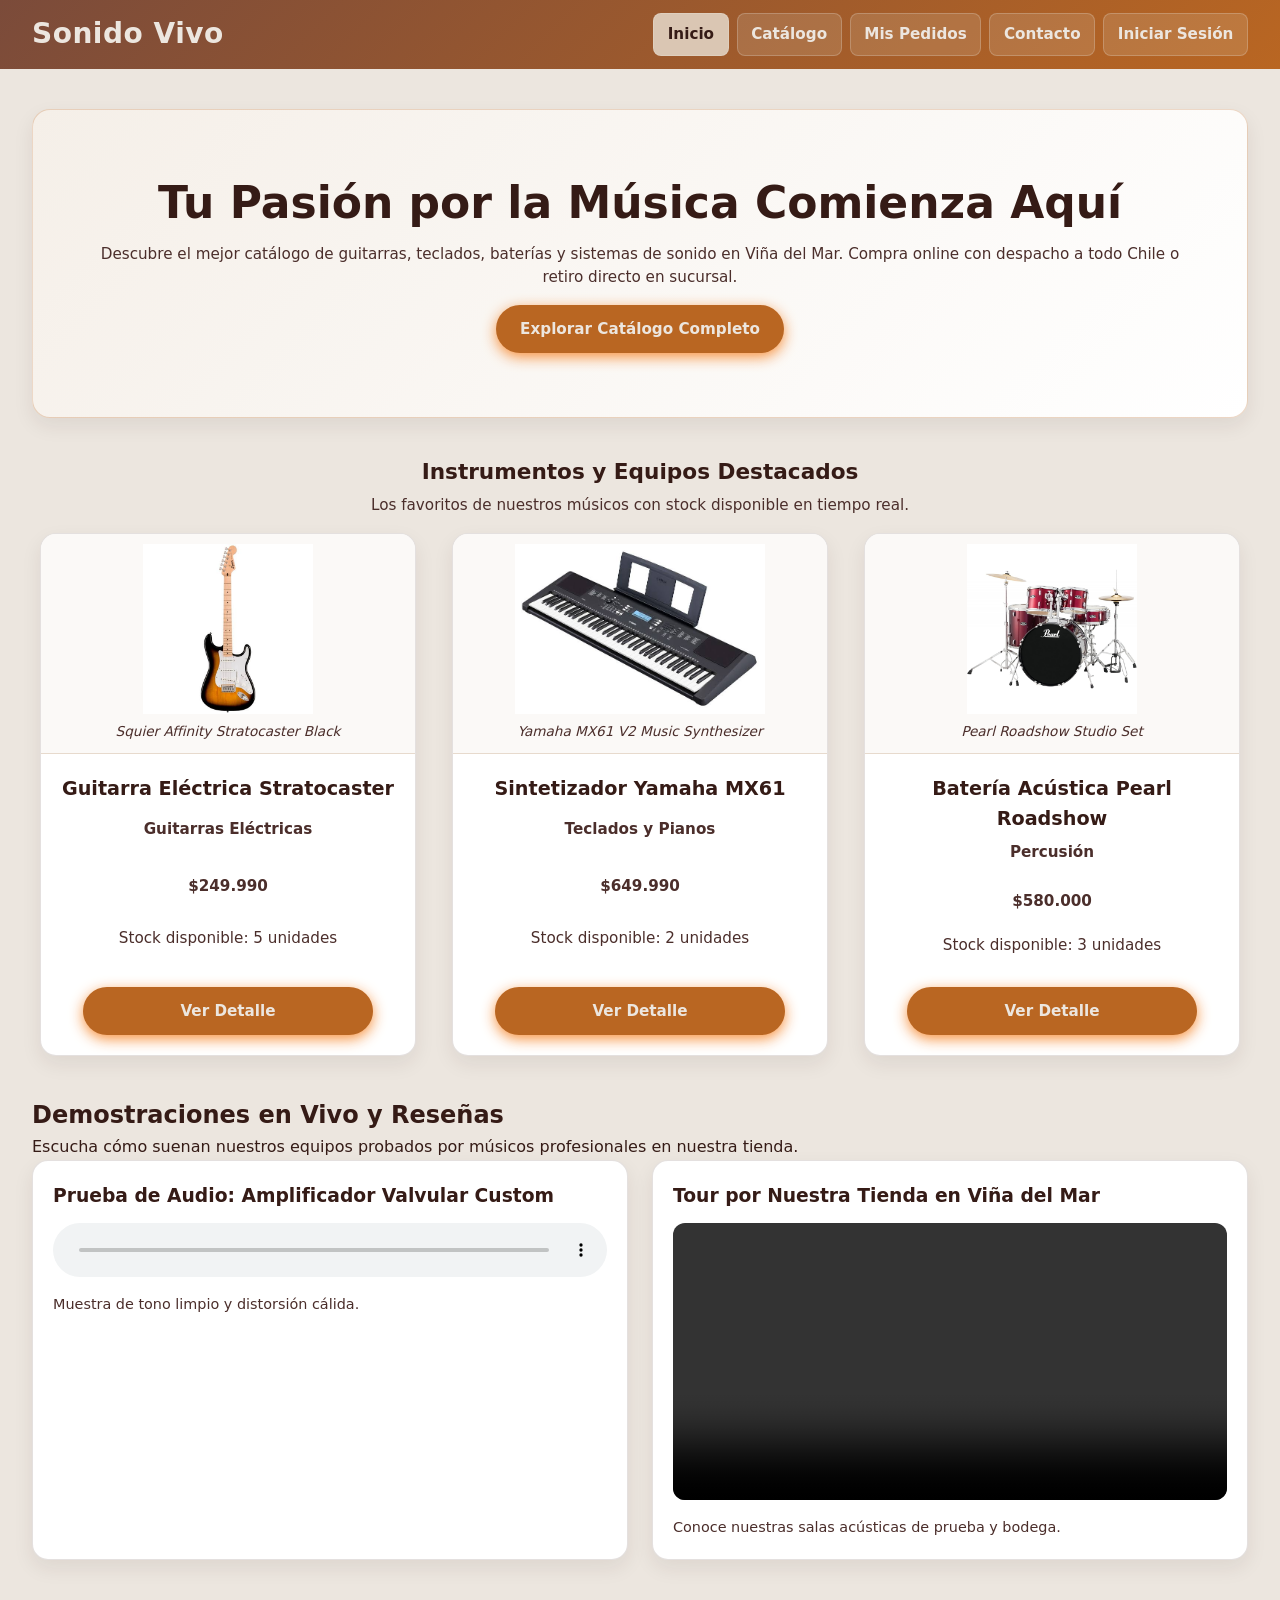
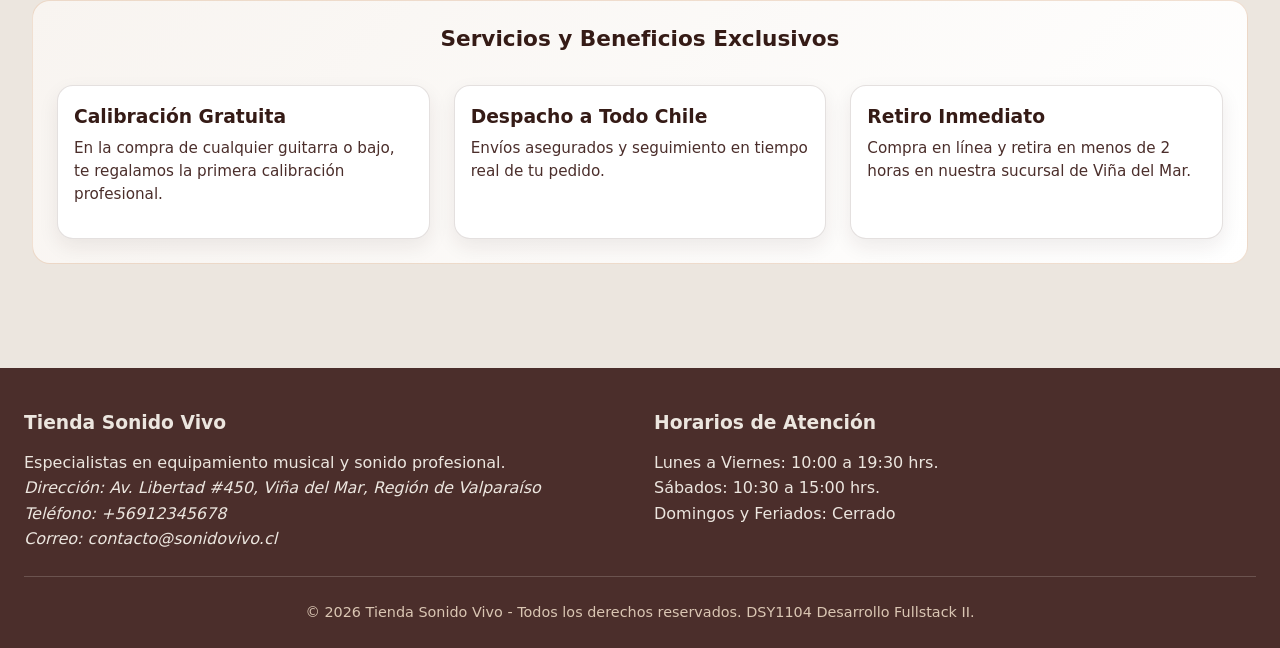
<file: index.html>
<!DOCTYPE html>
<html lang="es">

<head>
    <meta charset="UTF-8">
    <meta name="viewport" content="width=device-width, initial-scale=1.0">
    <meta name="description"
        content="Tienda Sonido Vivo - Especialistas en instrumentos musicales, audio profesional y equipos en Viña del Mar. Venta online y atención personalizada.">
    <title>Tienda Sonido Vivo | Instrumentos y Audio Profesional en Viña del Mar</title>
    <link rel="stylesheet" href="assets/css/globales.css">
    <link rel="stylesheet" href="assets/css/productos.css">
    <link rel="stylesheet" href="assets/css/inicio.css">
</head>

<body>

    <header>
        <div class="header-container">
            <a href="index.html" class="logo" aria-label="Ir a la página de inicio">
                <h2>Sonido Vivo</h2>
            </a>

            <button id="boton-menu" class="boton-menu" type="button" aria-label="Abrir o cerrar menú principal"
                aria-controls="menu-principal" aria-expanded="false">
                <span aria-hidden="true">☰</span>
            </button>

            <nav id="menu-principal" class="menu" aria-label="Navegación principal">
                <ul>
                    <li><a href="index.html" aria-current="page">Inicio</a></li>
                    <li><a href="productos.html">Catálogo</a></li>
                    <li><a href="pedidos.html">Mis Pedidos</a></li>
                    <li><a href="contacto.html">Contacto</a></li>
                    <li><a href="login.html" class="btn-login-nav">Iniciar Sesión</a></li>
                </ul>
            </nav>
        </div>
    </header>

    <main>
        <section class="hero-section" aria-labelledby="hero-title">
            <h1 id="hero-title">Tu Pasión por la Música Comienza Aquí</h1>
            <p>Descubre el mejor catálogo de guitarras, teclados, baterías y sistemas de sonido en Viña del Mar. Compra
                online con despacho a todo Chile o retiro directo en sucursal.</p>
            <a href="productos.html" class="btn-primary">Explorar Catálogo Completo</a>
        </section>

        <section class="destacados-section" aria-labelledby="destacados-title">
            <h2 id="destacados-title">Instrumentos y Equipos Destacados</h2>
            <p>Los favoritos de nuestros músicos con stock disponible en tiempo real.</p>

            <div class="grid-productos">
                <article class="card-producto">
                    <figure>
                        <img src="assets/img/GE001.jpg"
                            alt="Guitarra Eléctrica Stratocaster color negro con golpeador blanco">
                        <figcaption>Squier Affinity Stratocaster Black</figcaption>
                    </figure>
                    <div class="producto-info">
                        <h3>Guitarra Eléctrica Stratocaster</h3>
                        <p class="categoria">Guitarras Eléctricas</p>
                        <p class="precio">$249.990</p>
                        <p class="stock-status">Stock disponible: 5 unidades</p>
                        <a href="productos.html" class="btn-secondary">Ver Detalle</a>
                    </div>
                </article>

                <article class="card-producto">
                    <figure>
                        <img src="assets/img/TC001.jpg"
                            alt="Teclado Sintetizador Yamaha de 61 teclas con pantalla digital">
                        <figcaption>Yamaha MX61 V2 Music Synthesizer</figcaption>
                    </figure>
                    <div class="producto-info">
                        <h3>Sintetizador Yamaha MX61</h3>
                        <p class="categoria">Teclados y Pianos</p>
                        <p class="precio">$649.990</p>
                        <p class="stock-status">Stock disponible: 2 unidades</p>
                        <a href="productos.html" class="btn-secondary">Ver Detalle</a>
                    </div>
                </article>

                <article class="card-producto">
                    <figure>
                        <img src="assets/img/BT01.jpg"
                            alt="Batería Acústica Pearl Roadshow completa de 5 piezas con platillos">
                        <figcaption>Pearl Roadshow Studio Set</figcaption>
                    </figure>
                    <div class="producto-info">
                        <h3>Batería Acústica Pearl Roadshow</h3>
                        <p class="categoria">Percusión</p>
                        <p class="precio">$580.000</p>
                        <p class="stock-status">Stock disponible: 3 unidades</p>
                        <a href="productos.html" class="btn-secondary">Ver Detalle</a>
                    </div>
                </article>
            </div>
        </section>

        <section class="multimedia-section" aria-labelledby="multimedia-title">
            <h2 id="multimedia-title">Demostraciones en Vivo y Reseñas</h2>
            <p>Escucha cómo suenan nuestros equipos probados por músicos profesionales en nuestra tienda.</p>

            <div class="media-container">
                <article class="media-card">
                    <h3>Prueba de Audio: Amplificador Valvular Custom</h3>
                    <figure>
                        <audio controls preload="none">
                            <source src="assets/video/audio.mp3" type="audio/mpeg">
                            Tu navegador no soporta el elemento de audio.
                        </audio>
                        <figcaption>Muestra de tono limpio y distorsión cálida.</figcaption>
                    </figure>
                </article>

                <article class="media-card">
                    <h3>Tour por Nuestra Tienda en Viña del Mar</h3>
                    <figure>
                        <video controls preload="none">
                            <source src="assets/video/video.mp4" type="video/mp4">
                            Tu navegador no soporta el elemento de video.
                        </video>
                        <figcaption>Conoce nuestras salas acústicas de prueba y bodega.</figcaption>
                    </figure>
                </article>
            </div>
        </section>

        <aside aria-labelledby="aside-title">
            <h2 id="aside-title">Servicios y Beneficios Exclusivos</h2>
            <section>
                <h3>Calibración Gratuita</h3>
                <p>En la compra de cualquier guitarra o bajo, te regalamos la primera calibración profesional.</p>
            </section>
            <section>
                <h3>Despacho a Todo Chile</h3>
                <p>Envíos asegurados y seguimiento en tiempo real de tu pedido.</p>
            </section>
            <section>
                <h3>Retiro Inmediato</h3>
                <p>Compra en línea y retira en menos de 2 horas en nuestra sucursal de Viña del Mar.</p>
            </section>
        </aside>
    </main>

    <footer>
        <div class="footer-container">
            <section class="footer-info">
                <h3>Tienda Sonido Vivo</h3>
                <p>Especialistas en equipamiento musical y sonido profesional.</p>
                <address>
                    <p>Dirección: Av. Libertad #450, Viña del Mar, Región de Valparaíso</p>
                    <p>Teléfono: <a href="tel:+56912345678">+56912345678</a></p>
                    <p>Correo: <a href="mailto:contacto@sonidovivo.cl">contacto@sonidovivo.cl</a></p>
                </address>
            </section>

            <section class="footer-horarios">
                <h3>Horarios de Atención</h3>
                <p>Lunes a Viernes: <time datetime="10:00">10:00</time> a <time datetime="19:30">19:30</time> hrs.</p>
                <p>Sábados: <time datetime="10:30">10:30</time> a <time datetime="15:00">15:00</time> hrs.</p>
                <p>Domingos y Feriados: Cerrado</p>
            </section>
        </div>

        <div class="footer-copyright">
            <p>&copy; 2026 Tienda Sonido Vivo - Todos los derechos reservados. DSY1104 Desarrollo Fullstack II.</p>
        </div>
    </footer>

    <script src="assets/js/menu.js"></script>
    <script src="assets/js/app.js"></script>
</body>

</html>
</file>
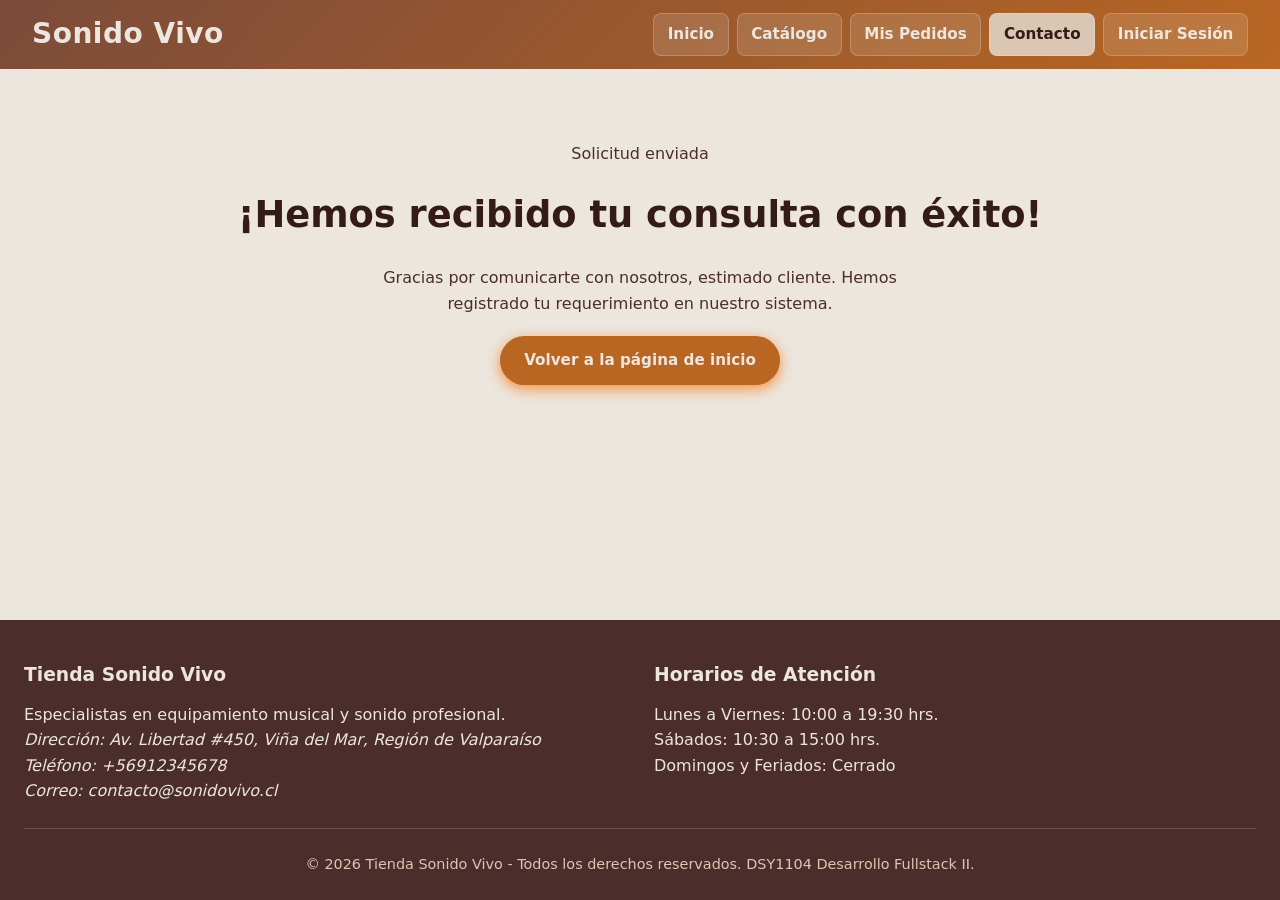
<file: confirmacion.html>
<!DOCTYPE html>
<html lang="es">

<head>
    <meta charset="UTF-8">
    <meta name="viewport" content="width=device-width, initial-scale=1.0">
    <meta name="description" content="¡Contactanos! En Tienda Sonido Vivo estamos para ayudarte y resulver tus dudas, 
    no dudes en comunicarte con nosotros.">
    <title>Contacto | Tienda Sonido Vivo</title>
    <link rel="stylesheet" href="assets/css/globales.css">
    <link rel="stylesheet" href="assets/css/confirmacion.css">
</head>

<body>
    <header>
        <div class="header-container">
            <a href="index.html" class="logo" aria-label="Ir a la página de inicio">
                <h2>Sonido Vivo</h2>
            </a>
            <button id="boton-menu" class="boton-menu" type="button" aria-label="Abrir o cerrar menú principal"
                aria-controls="menu-principal" aria-expanded="false">
                <span aria-hidden="true">☰</span>
            </button>
            <nav id="menu-principal" class="menu" aria-label="Navegación principal">
                <ul>
                    <li><a href="index.html">Inicio</a></li>
                    <li><a href="productos.html">Catálogo</a></li>
                    <li><a href="pedidos.html">Mis Pedidos</a></li>
                    <li><a href="contacto.html" aria-current="page">Contacto</a></li>
                    <li><a href="login.html" class="btn-login-nav">Iniciar Sesión</a></li>
                </ul>
            </nav>
        </div>
    </header>


    <main id="contenido-principal">
        <article class="media-card">
            <section class="mensaje-confirmacion">
                <p class="etiqueta">Solicitud enviada</p>
                <h1>¡Hemos recibido tu consulta con éxito!</h1>
                <p>Gracias por comunicarte con nosotros, estimado cliente. Hemos registrado tu requerimiento en nuestro
                    sistema.</p>
                <a href="index.html" class="btn-secondary">Volver a la página de inicio</a>
            </section>
        </article>
    </main>

    <footer>
        <div class="footer-container">
            <section class="footer-info">
                <h3>Tienda Sonido Vivo</h3>
                <p>Especialistas en equipamiento musical y sonido profesional.</p>
                <address>
                    <p>Dirección: Av. Libertad #450, Viña del Mar, Región de Valparaíso</p>
                    <p>Teléfono: <a href="tel:+56912345678">+56912345678</a></p>
                    <p>Correo: <a href="mailto:contacto@sonidovivo.cl">contacto@sonidovivo.cl</a></p>
                </address>
            </section>

            <section class="footer-horarios">
                <h3>Horarios de Atención</h3>
                <p>Lunes a Viernes: <time datetime="10:00">10:00</time> a <time datetime="19:30">19:30</time> hrs.</p>
                <p>Sábados: <time datetime="10:30">10:30</time> a <time datetime="15:00">15:00</time> hrs.</p>
                <p>Domingos y Feriados: Cerrado</p>
            </section>
        </div>
        <div class="footer-copyright">
            <p>&copy; 2026 Tienda Sonido Vivo - Todos los derechos reservados. DSY1104 Desarrollo Fullstack II.</p>
        </div>
    </footer>
    <script src="assets/js/menu.js"></script>
</body>

</html>
</file>
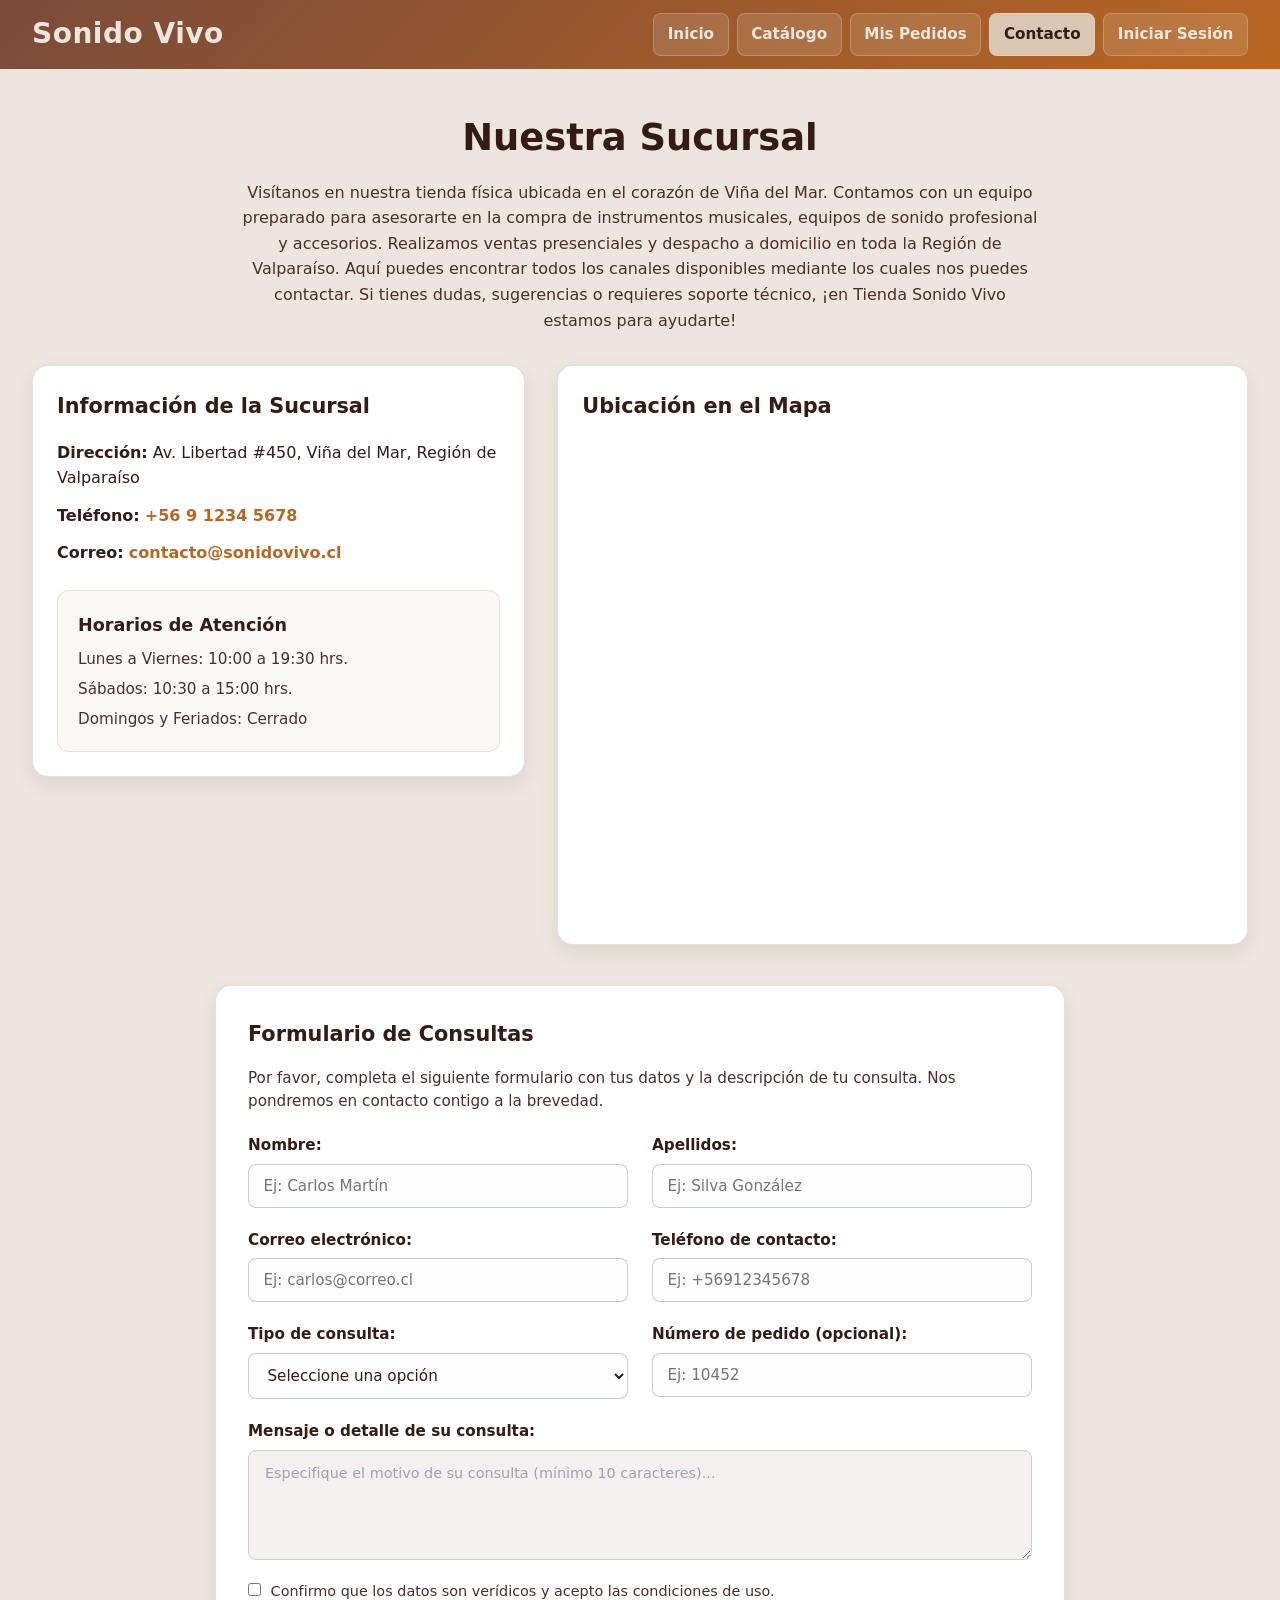
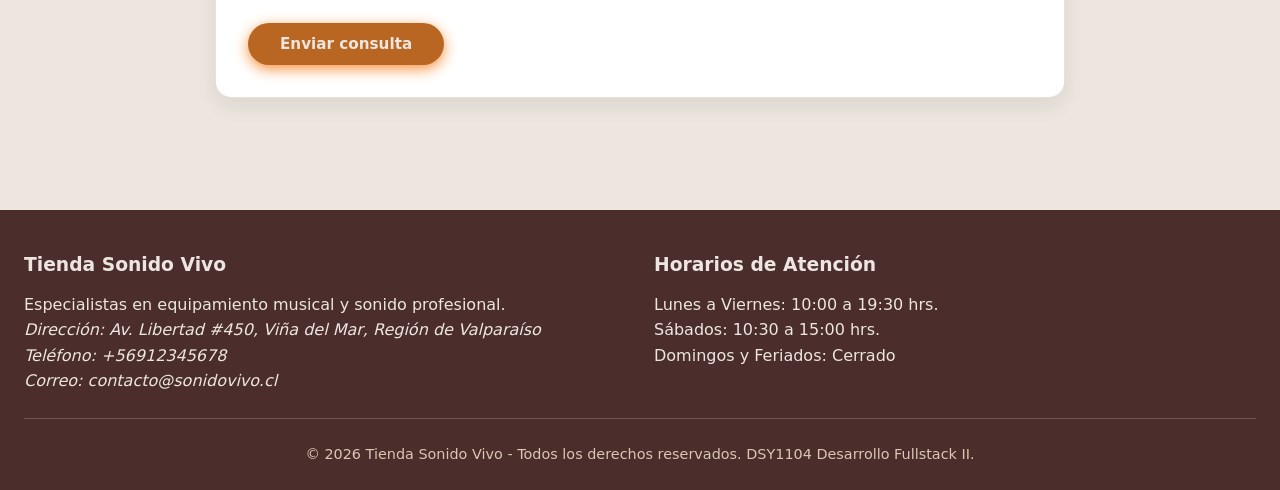
<file: contacto.html>
<!DOCTYPE html>
<html lang="es">

<head>
    <meta charset="UTF-8">
    <meta name="viewport" content="width=device-width, initial-scale=1.0">
    <meta name="description"
        content="Contacto Tienda Sonido Vivo - Comunícate con nuestros especialistas en instrumentos musicales y sonido profesional en Viña del Mar.">
    <title>Contacto | Tienda Sonido Vivo</title>
    <link rel="stylesheet" href="assets/css/globales.css">
    <link rel="stylesheet" href="assets/css/contacto.css">
</head>

<body>
    <header>
        <div class="header-container">
            <a href="index.html" class="logo" aria-label="Ir a la página de inicio">
                <h2>Sonido Vivo</h2>
            </a>

            <button id="boton-menu" class="boton-menu" type="button" aria-label="Abrir o cerrar menú principal"
                aria-controls="menu-principal" aria-expanded="false">
                <span aria-hidden="true">☰</span>
            </button>

            <nav id="menu-principal" class="menu" aria-label="Navegación principal">
                <ul>
                    <li><a href="index.html">Inicio</a></li>
                    <li><a href="productos.html">Catálogo</a></li>
                    <li><a href="pedidos.html">Mis Pedidos</a></li>
                    <li><a href="contacto.html" aria-current="page">Contacto</a></li>
                    <li><a href="login.html" class="btn-login-nav">Iniciar Sesión</a></li>
                </ul>
            </nav>
        </div>
    </header>

    <main>

        <section class="sucursal-principal">
            <div class="sucursal-hero">
                <h1>Nuestra Sucursal</h1>
                <p>Visítanos en nuestra tienda física ubicada en el corazón de Viña del Mar. Contamos con un equipo
                    preparado para asesorarte en la compra de instrumentos musicales, equipos de sonido profesional y
                    accesorios. Realizamos ventas presenciales y despacho a domicilio en toda la Región de Valparaíso.
                    Aquí puedes encontrar todos los canales disponibles mediante los cuales nos puedes contactar. Si
                    tienes
                    dudas, sugerencias o requieres soporte técnico, ¡en Tienda Sonido Vivo estamos para ayudarte!</p>
            </div>

            <div class="sucursal-grid">
                <article class="sucursal-card">
                    <h2>Información de la Sucursal</h2>

                    <address>
                        <p><strong>Dirección:</strong> Av. Libertad #450, Viña del Mar, Región de Valparaíso</p>
                        <p>
                            <strong>Teléfono:</strong>
                            <a href="tel:+56912345678">+56&nbsp;9&nbsp;1234&nbsp;5678</a>
                        </p>
                        <p>
                            <strong>Correo:</strong>
                            <a href="mailto:contacto@sonidovivo.cl">contacto@sonidovivo.cl</a>
                        </p>
                    </address>

                    <div class="horarios-sucursal">
                        <h3>Horarios de Atención</h3>
                        <p>Lunes a Viernes: <time datetime="10:00">10:00</time> a <time datetime="19:30">19:30</time>
                            hrs.</p>
                        <p>Sábados: <time datetime="10:30">10:30</time> a <time datetime="15:00">15:00</time> hrs.</p>
                        <p>Domingos y Feriados: Cerrado</p>
                    </div>
                </article>

                <article class="mapa-card">
                    <h2>Ubicación en el Mapa</h2>
                    <figure class="map-container">
                        <iframe class="mapa" title="Mapa de ubicación de la sucursal"
                            src="https://www.google.com/maps/embed?pb=!1m18!1m12!1m3!1d3346.547449138246!2d-71.5501234!3d-33.0448575!2m2!1f0!2f0!3f0!3m2!1i1024!2i768!4f13.1!3m3!1m2!1s0x9691f9f63c1e5b5b%3A0x1c8e1e1c8e1e1e1e!2sAv.+Libertad+%23450%2C+Vi%C3%B1a+del+Mar%2C+Valpara%C3%ADso!5e0!3m2!1ses!2scl!4v1712345678901!5m2!1ses!2scl"
                            width="600" height="450" allowfullscreen="" loading="lazy"
                            referrerpolicy="no-referrer-when-downgrade">
                        </iframe>
                    </figure>
                </article>
            </div>
        </section>

        <section class="contacto-principal" aria-labelledby="titulo-formulario">
            <div class="contacto">
                <article class="formulario-card">
                    <form class="formulario-consultas" action="confirmacion.html" method="get" novalidate>
                        <fieldset>
                            <legend id="titulo-formulario">Formulario de Consultas</legend>
                            <div class="formulario-instrucciones">
                                <p>Por favor, completa el siguiente formulario con tus datos y la descripción de tu
                                    consulta.
                                    Nos pondremos en contacto contigo a la brevedad.</p>
                            </div>

                            <div id="mensaje-contacto" class="mensaje-contacto campo-oculto" role="alert" aria-live="polite"></div>

                            <div class="form-grid">
                                <div class="campo-formulario">
                                    <label for="nombre">Nombre:</label>
                                    <input id="nombre" name="nombre" type="text" autocomplete="name" minlength="3"
                                        maxlength="80" required placeholder="Ej: Carlos Martín">
                                </div>

                                <div class="campo-formulario">
                                    <label for="Apellidos">Apellidos:</label>
                                    <input id="Apellidos" name="Apellidos" type="text" autocomplete="family-name"
                                        minlength="3" maxlength="80" required placeholder="Ej: Silva González">
                                </div>

                                <div class="campo-formulario">
                                    <label for="correo">Correo electrónico:</label>
                                    <input id="correo" name="correo" type="email" autocomplete="email" required
                                        placeholder="Ej: carlos@correo.cl">
                                </div>

                                <div class="campo-formulario">
                                    <label for="telefono">Teléfono de contacto:</label>
                                    <input id="telefono" name="telefono" type="tel" autocomplete="tel"
                                        pattern="[0-9]{8,15}" required placeholder="Ej: +56912345678">
                                </div>

                                <div class="campo-formulario">
                                    <label for="consulta">Tipo de consulta:</label>
                                    <select id="consulta" name="consulta" required>
                                        <option value="">Seleccione una opción</option>
                                        <option value="Estado">Estado de pedido</option>
                                        <option value="soporte">Soporte técnico</option>
                                        <option value="cambio">Cambios, devoluciones y garantías</option>
                                        <option value="facturacion">Dudas sobre facturación y métodos de pago</option>
                                        <option value="reclamos">Reclamos</option>
                                        <option value="otros">Otros</option>
                                    </select>
                                </div>

                                <div id="campo-pedido" class="campo-formulario">
                                    <label for="numero-pedido">Número de pedido (opcional):</label>
                                    <input type="text" id="numero-pedido" name="numero_pedido" autocomplete="off"
                                        pattern="[0-9]{4,8}" placeholder="Ej: 10452">
                                </div>

                                <div class="campo-formulario campo-ancho-completo">
                                    <label for="mensaje">Mensaje o detalle de su consulta:</label>
                                    <textarea id="mensaje" name="mensaje" minlength="10" maxlength="300" required
                                        placeholder="Especifique el motivo de su consulta (mínimo 10 caracteres)..."></textarea>
                                </div>
                            </div>

                            <div class="campo-checkbox">
                                <input type="checkbox" id="acepta-condiciones" name="acepta_condiciones" required>
                                <label for="acepta-condiciones">Confirmo que los datos son verídicos y acepto las
                                    condiciones de uso.</label>
                            </div>

                            <button type="submit" class="btn-primary">Enviar consulta</button>
                        </fieldset>
                    </form>
                </article>
            </div>
        </section>
    </main>

    <footer>
        <div class="footer-container">
            <section class="footer-info">
                <h3>Tienda Sonido Vivo</h3>
                <p>Especialistas en equipamiento musical y sonido profesional.</p>
                <address>
                    <p>Dirección: Av. Libertad #450, Viña del Mar, Región de Valparaíso</p>
                    <p>Teléfono: <a href="tel:+56912345678">+56912345678</a></p>
                    <p>Correo: <a href="mailto:contacto@sonidovivo.cl">contacto@sonidovivo.cl</a></p>
                </address>
            </section>

            <section class="footer-horarios">
                <h3>Horarios de Atención</h3>
                <p>Lunes a Viernes: <time datetime="10:00">10:00</time> a <time datetime="19:30">19:30</time> hrs.</p>
                <p>Sábados: <time datetime="10:30">10:30</time> a <time datetime="15:00">15:00</time> hrs.</p>
                <p>Domingos y Feriados: Cerrado</p>
            </section>
        </div>
        <div class="footer-copyright">
            <p>&copy; 2026 Tienda Sonido Vivo - Todos los derechos reservados. DSY1104 Desarrollo Fullstack II.</p>
        </div>
    </footer>

    <script src="assets/js/menu.js"></script>
    <script src="assets/js/contacto.js"></script>
</body>

</html>
</file>
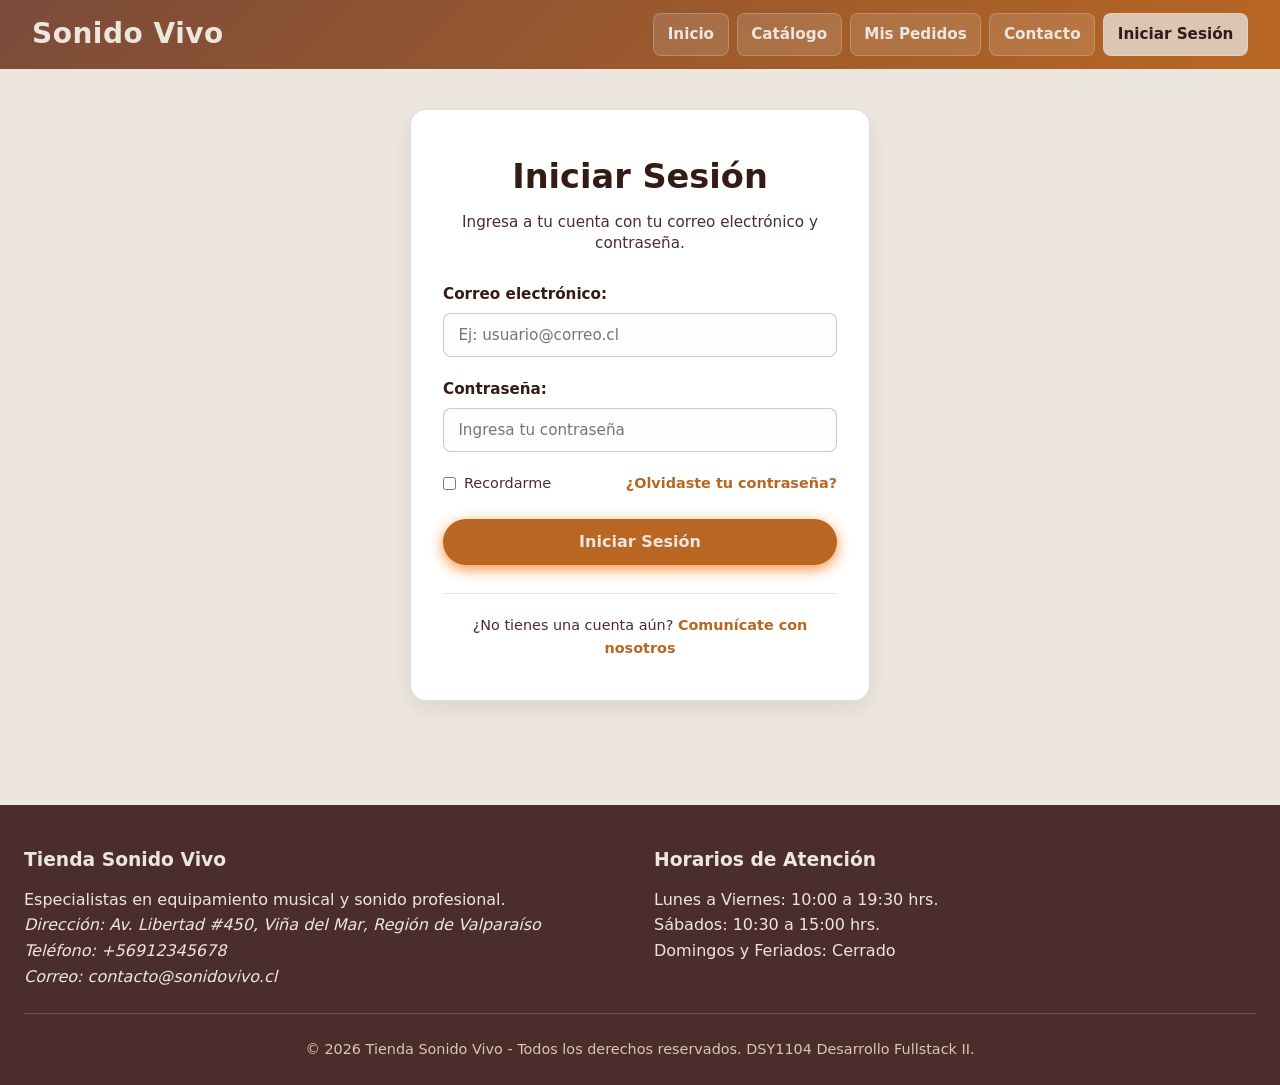
<file: login.html>
<!DOCTYPE html>
<html lang="es">

<head>
    <meta charset="UTF-8">
    <meta name="viewport" content="width=device-width, initial-scale=1.0">
    <meta name="description"
        content="Inicia sesión en Tienda Sonido Vivo. Accede a tu cuenta para gestionar tus compras, pedidos y seguimiento en Viña del Mar.">
    <title>Iniciar Sesión | Tienda Sonido Vivo</title>
    <link rel="stylesheet" href="assets/css/globales.css">
    <link rel="stylesheet" href="assets/css/login.css">
</head>

<body>

    <header>
        <div class="header-container">
            <a href="index.html" class="logo" aria-label="Ir a la página de inicio">
                <h2>Sonido Vivo</h2>
            </a>

            <button id="boton-menu" class="boton-menu" type="button" aria-label="Abrir o cerrar menú principal"
                aria-controls="menu-principal" aria-expanded="false">
                <span aria-hidden="true">☰</span>
            </button>

            <nav id="menu-principal" class="menu" aria-label="Navegación principal">
                <ul>
                    <li><a href="index.html">Inicio</a></li>
                    <li><a href="productos.html">Catálogo</a></li>
                    <li><a href="pedidos.html">Mis Pedidos</a></li>
                    <li><a href="contacto.html">Contacto</a></li>
                    <li><a href="login.html" class="btn-login-nav" aria-current="page">Iniciar Sesión</a></li>
                </ul>
            </nav>
        </div>
    </header>

    <main>
        <section class="login-section" aria-labelledby="titulo-login">
            <article class="login-card">
                <div class="login-header">
                    <h1 id="titulo-login">Iniciar Sesión</h1>
                    <p>Ingresa a tu cuenta con tu correo electrónico y contraseña.</p>
                </div>

                <form id="form-login" class="form-login" action="#" method="post" novalidate>
                    <fieldset>
                        <legend class="campo-oculto">Formulario de acceso</legend>

                        <div class="campo-formulario">
                            <label for="correo">Correo electrónico:</label>
                            <input id="correo" name="correo" type="email" autocomplete="email" required
                                placeholder="Ej: usuario@correo.cl">
                        </div>

                        <div class="campo-formulario">
                            <label for="password">Contraseña:</label>
                            <input id="password" name="password" type="password" autocomplete="current-password"
                                required minlength="6" placeholder="Ingresa tu contraseña">
                        </div>

                        <div class="login-opciones">
                            <div class="campo-checkbox">
                                <input id="recordarme" name="recordarme" type="checkbox">
                                <label for="recordarme">Recordarme</label>
                            </div>

                            <a href="#" class="enlace-olvido">¿Olvidaste tu contraseña?</a>
                        </div>

                        <button type="submit" class="btn-primary btn-submit-login">Iniciar Sesión</button>

                        <div id="mensaje-login" class="mensaje-login" role="alert" aria-live="polite"></div>
                    </fieldset>
                </form>

                <div class="login-footer">
                    <p>¿No tienes una cuenta aún? <a href="contacto.html">Comunícate con nosotros</a></p>
                </div>
            </article>
        </section>
    </main>

    <footer>
        <div class="footer-container">
            <section class="footer-info">
                <h3>Tienda Sonido Vivo</h3>
                <p>Especialistas en equipamiento musical y sonido profesional.</p>
                <address>
                    <p>Dirección: Av. Libertad #450, Viña del Mar, Región de Valparaíso</p>
                    <p>Teléfono: <a href="tel:+56912345678">+56912345678</a></p>
                    <p>Correo: <a href="mailto:contacto@sonidovivo.cl">contacto@sonidovivo.cl</a></p>
                </address>
            </section>

            <section class="footer-horarios">
                <h3>Horarios de Atención</h3>
                <p>Lunes a Viernes: <time datetime="10:00">10:00</time> a <time datetime="19:30">19:30</time> hrs.</p>
                <p>Sábados: <time datetime="10:30">10:30</time> a <time datetime="15:00">15:00</time> hrs.</p>
                <p>Domingos y Feriados: Cerrado</p>
            </section>
        </div>

        <div class="footer-copyright">
            <p>&copy; 2026 Tienda Sonido Vivo - Todos los derechos reservados. DSY1104 Desarrollo Fullstack II.</p>
        </div>
    </footer>

    <script src="assets/js/menu.js"></script>
    <script src="assets/js/login.js"></script>
</body>

</html>
</file>
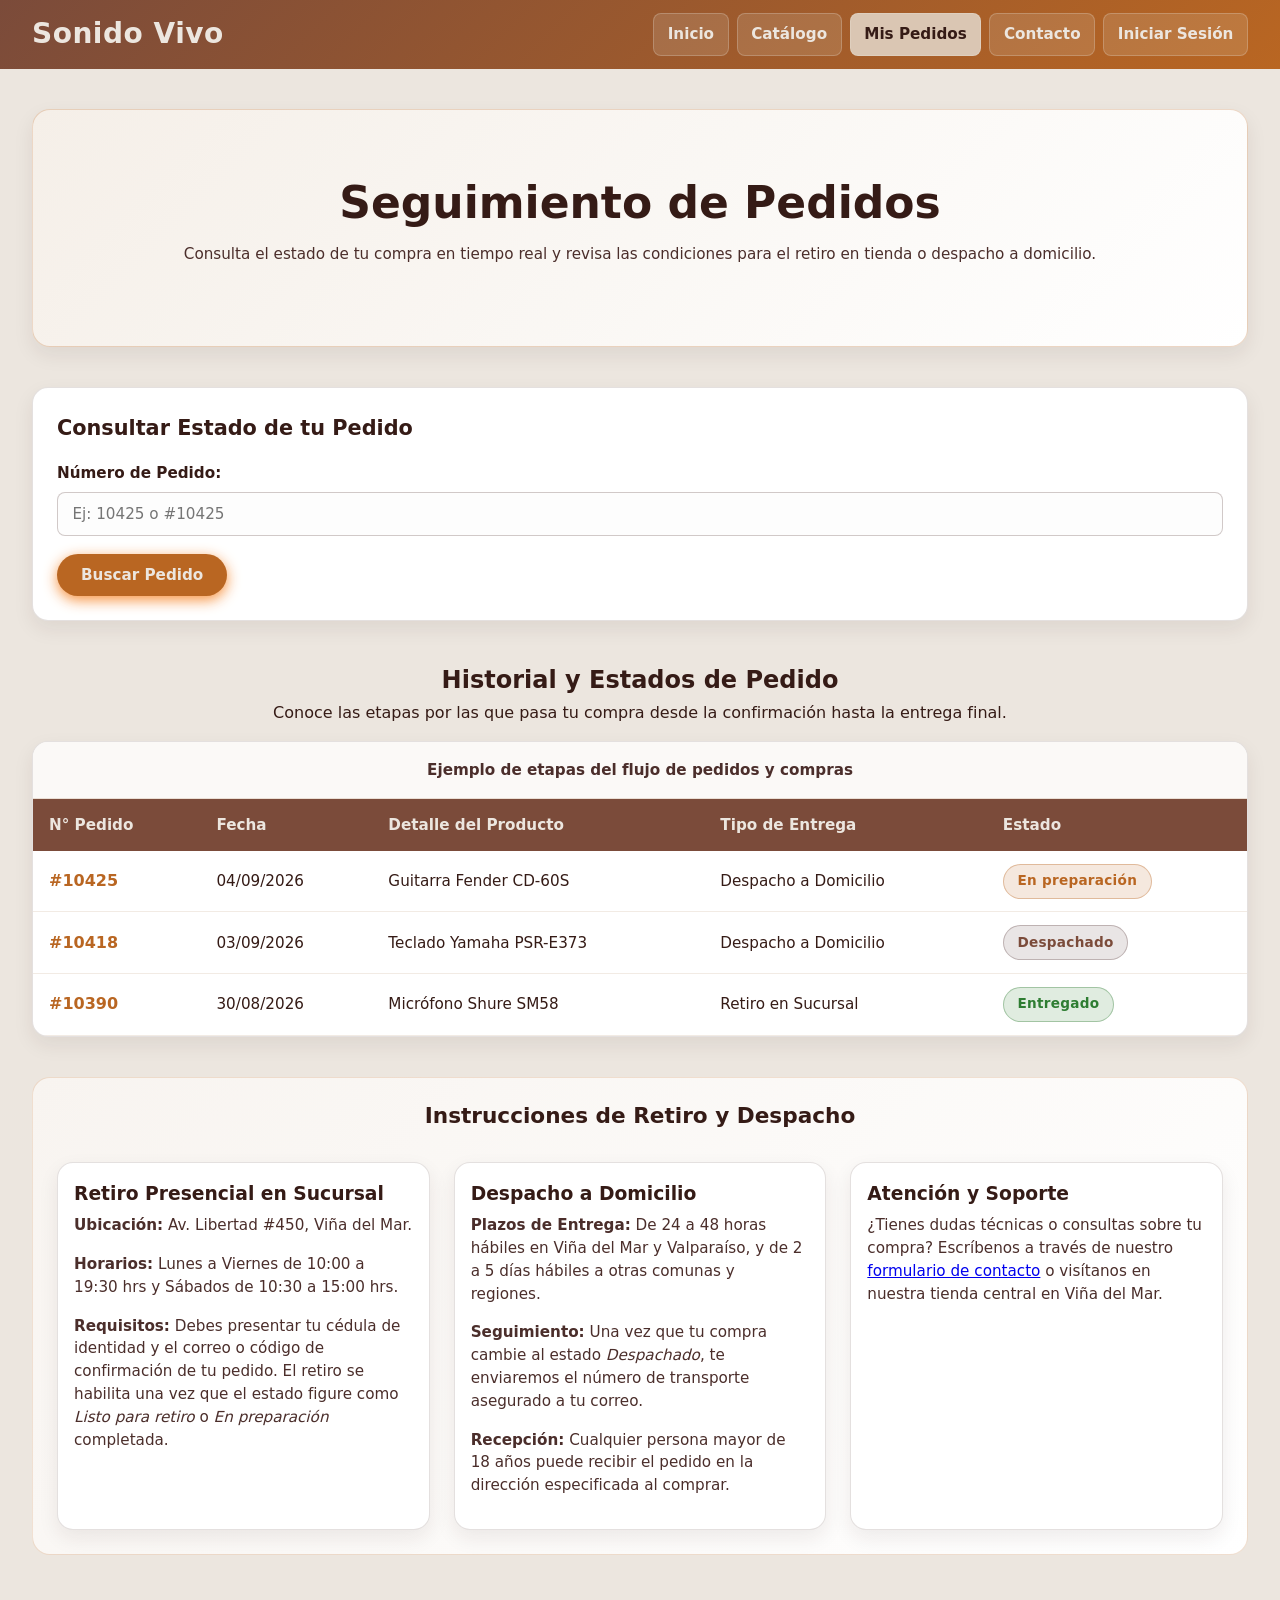
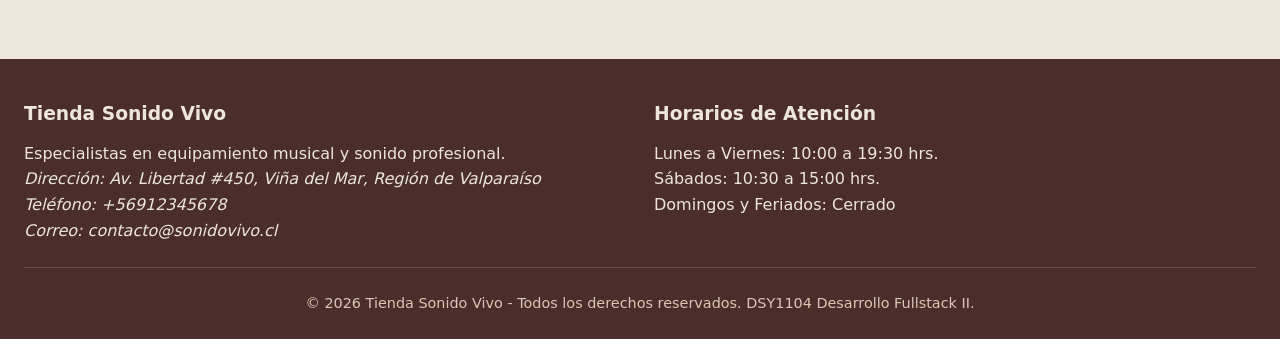
<file: pedidos.html>
<!DOCTYPE html>
<html lang="es">

<head>
    <meta charset="UTF-8">
    <meta name="viewport" content="width=device-width, initial-scale=1.0">
    <meta name="description"
        content="Revisa el estado de tus compras y pedidos en tiempo real en Tienda Sonido Vivo Viña del Mar. Retiro en sucursal y despacho a todo Chile.">
    <title>Mis Pedidos | Tienda Sonido Vivo</title>
    <link rel="stylesheet" href="assets/css/globales.css">
    <link rel="stylesheet" href="assets/css/pedidos.css">
</head>

<body>

    <header>
        <div class="header-container">
            <a href="index.html" class="logo" aria-label="Ir a la página de inicio">
                <h2>Sonido Vivo</h2>
            </a>

            <button id="boton-menu" class="boton-menu" type="button" aria-label="Abrir o cerrar menú principal"
                aria-controls="menu-principal" aria-expanded="false">
                <span aria-hidden="true">☰</span>
            </button>

            <nav id="menu-principal" class="menu" aria-label="Navegación principal">
                <ul>
                    <li><a href="index.html">Inicio</a></li>
                    <li><a href="productos.html">Catálogo</a></li>
                    <li><a href="pedidos.html" aria-current="page">Mis Pedidos</a></li>
                    <li><a href="contacto.html">Contacto</a></li>
                    <li><a href="login.html" class="btn-login-nav">Iniciar Sesión</a></li>
                </ul>
            </nav>
        </div>
    </header>

    <main>
        <section class="hero-section" aria-labelledby="pedidos-title">
            <h1 id="pedidos-title">Seguimiento de Pedidos</h1>
            <p>Consulta el estado de tu compra en tiempo real y revisa las condiciones para el retiro en tienda o
                despacho a domicilio.</p>
        </section>

        <section class="busqueda-section" aria-labelledby="busqueda-pedidos-titulo">
            <article class="formulario-card">
                <form id="form-pedidos" class="formulario-consultas" action="#" method="get" novalidate>
                    <fieldset>
                        <legend id="busqueda-pedidos-titulo">Consultar Estado de tu Pedido</legend>
                        <div class="campo-formulario">
                            <label for="numero-pedido">Número de Pedido:</label>
                            <input type="text" id="numero-pedido" name="numero_pedido" placeholder="Ej: 10425 o #10425"
                                pattern="[#]?[0-9]{4,8}" required
                                title="Ingresa un número de pedido de 4 a 8 dígitos (ej: 10425 o #10425)">
                        </div>
                        <div class="botones-formulario">
                            <button type="submit" class="btn-primary">Buscar Pedido</button>
                            <button type="button" id="btn-limpiar" class="btn-secondary campo-oculto">Ver todos los
                                pedidos</button>
                        </div>
                    </fieldset>
                </form>
                <div id="resultado-busqueda" class="resultado-busqueda campo-oculto" role="status" aria-live="polite">
                </div>
            </article>
        </section>

        <section class="tabla-section" aria-labelledby="tabla-pedidos-title">
            <h2 id="tabla-pedidos-title">Historial y Estados de Pedido</h2>
            <p>Conoce las etapas por las que pasa tu compra desde la confirmación hasta la entrega final.</p>

            <div class="tabla-contenedor">
                <table>
                    <caption>Ejemplo de etapas del flujo de pedidos y compras</caption>
                    <thead>
                        <tr>
                            <th scope="col">N° Pedido</th>
                            <th scope="col">Fecha</th>
                            <th scope="col">Detalle del Producto</th>
                            <th scope="col">Tipo de Entrega</th>
                            <th scope="col">Estado</th>
                        </tr>
                    </thead>
                    <tbody id="tabla-pedidos-body">
                        <tr>
                            <th scope="row">#10425</th>
                            <td>04/09/2026</td>
                            <td>Guitarra Fender CD-60S</td>
                            <td>Despacho a Domicilio</td>
                            <td><span class="badge-estado estado-preparacion"><strong>En preparación</strong></span>
                            </td>
                        </tr>
                        <tr>
                            <th scope="row">#10418</th>
                            <td>03/09/2026</td>
                            <td>Teclado Yamaha PSR-E373</td>
                            <td>Despacho a Domicilio</td>
                            <td><span class="badge-estado estado-despachado"><strong>Despachado</strong></span></td>
                        </tr>
                        <tr>
                            <th scope="row">#10390</th>
                            <td>30/08/2026</td>
                            <td>Micrófono Shure SM58</td>
                            <td>Retiro en Sucursal</td>
                            <td><span class="badge-estado estado-entregado"><strong>Entregado</strong></span></td>
                        </tr>
                    </tbody>
                </table>
            </div>
        </section>

        <aside aria-labelledby="instrucciones-title">
            <h2 id="instrucciones-title">Instrucciones de Retiro y Despacho</h2>

            <section>
                <h3>Retiro Presencial en Sucursal</h3>
                <p><strong>Ubicación:</strong> Av. Libertad #450, Viña del Mar.</p>
                <p><strong>Horarios:</strong> Lunes a Viernes de 10:00 a 19:30 hrs y Sábados de 10:30 a 15:00 hrs.</p>
                <p><strong>Requisitos:</strong> Debes presentar tu cédula de identidad y el correo o código de
                    confirmación de tu pedido. El retiro se habilita una vez que el estado figure como <em>Listo para
                        retiro</em> o <em>En preparación</em> completada.</p>
            </section>

            <section>
                <h3>Despacho a Domicilio</h3>
                <p><strong>Plazos de Entrega:</strong> De 24 a 48 horas hábiles en Viña del Mar y Valparaíso, y de 2 a 5
                    días hábiles a otras comunas y regiones.</p>
                <p><strong>Seguimiento:</strong> Una vez que tu compra cambie al estado <em>Despachado</em>, te
                    enviaremos el número de transporte asegurado a tu correo.</p>
                <p><strong>Recepción:</strong> Cualquier persona mayor de 18 años puede recibir el pedido en la
                    dirección especificada al comprar.</p>
            </section>

            <section>
                <h3>Atención y Soporte</h3>
                <p>¿Tienes dudas técnicas o consultas sobre tu compra? Escríbenos a través de nuestro <a
                        href="contacto.html">formulario de contacto</a> o visítanos en nuestra tienda central en Viña
                    del Mar.</p>
            </section>
        </aside>
    </main>

    <footer>
        <div class="footer-container">
            <section class="footer-info">
                <h3>Tienda Sonido Vivo</h3>
                <p>Especialistas en equipamiento musical y sonido profesional.</p>
                <address>
                    <p>Dirección: Av. Libertad #450, Viña del Mar, Región de Valparaíso</p>
                    <p>Teléfono: <a href="tel:+56912345678">+56912345678</a></p>
                    <p>Correo: <a href="mailto:contacto@sonidovivo.cl">contacto@sonidovivo.cl</a></p>
                </address>
            </section>

            <section class="footer-horarios">
                <h3>Horarios de Atención</h3>
                <p>Lunes a Viernes: <time datetime="10:00">10:00</time> a <time datetime="19:30">19:30</time> hrs.</p>
                <p>Sábados: <time datetime="10:30">10:30</time> a <time datetime="15:00">15:00</time> hrs.</p>
                <p>Domingos y Feriados: Cerrado</p>
            </section>
        </div>

        <div class="footer-copyright">
            <p>&copy; 2026 Tienda Sonido Vivo - Todos los derechos reservados. DSY1104 Desarrollo Fullstack II.</p>
        </div>
    </footer>

    <script src="assets/js/menu.js"></script>
    <script src="assets/js/pedidos.js"></script>
</body>

</html>
</file>
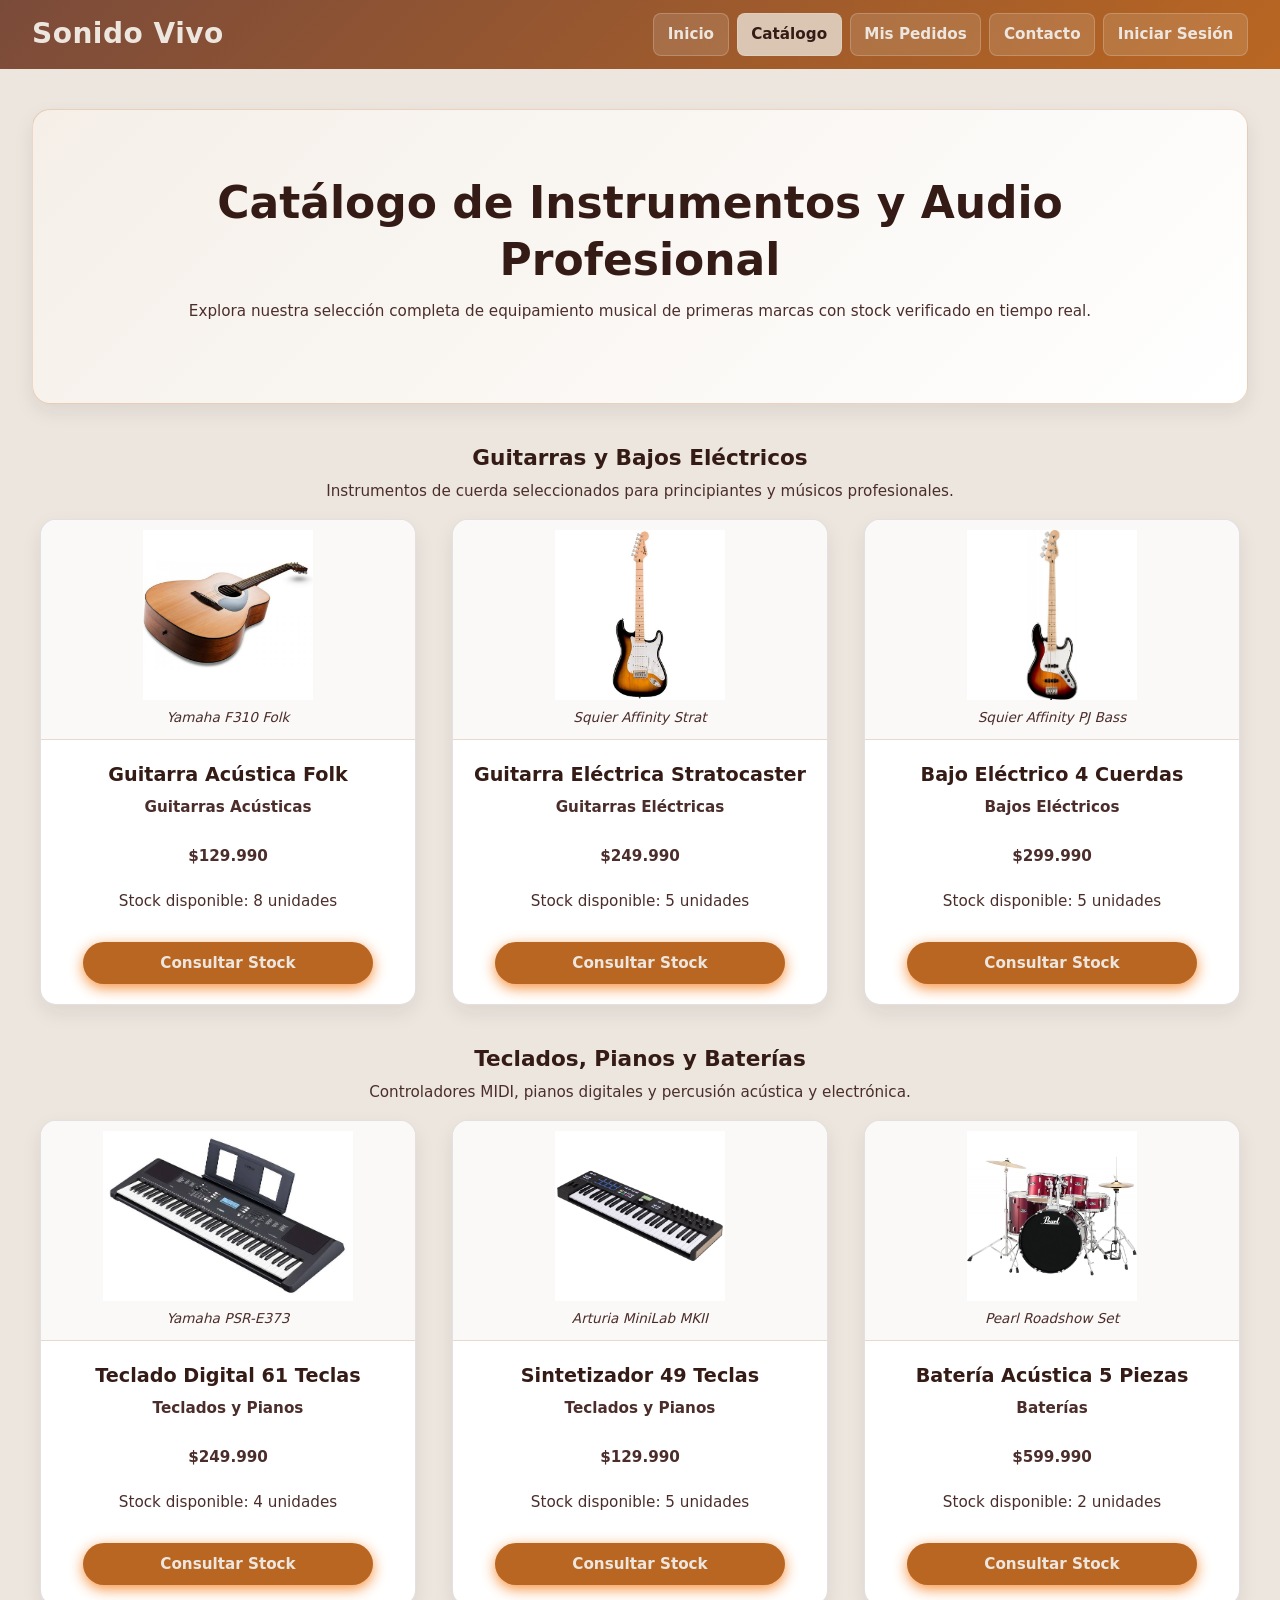
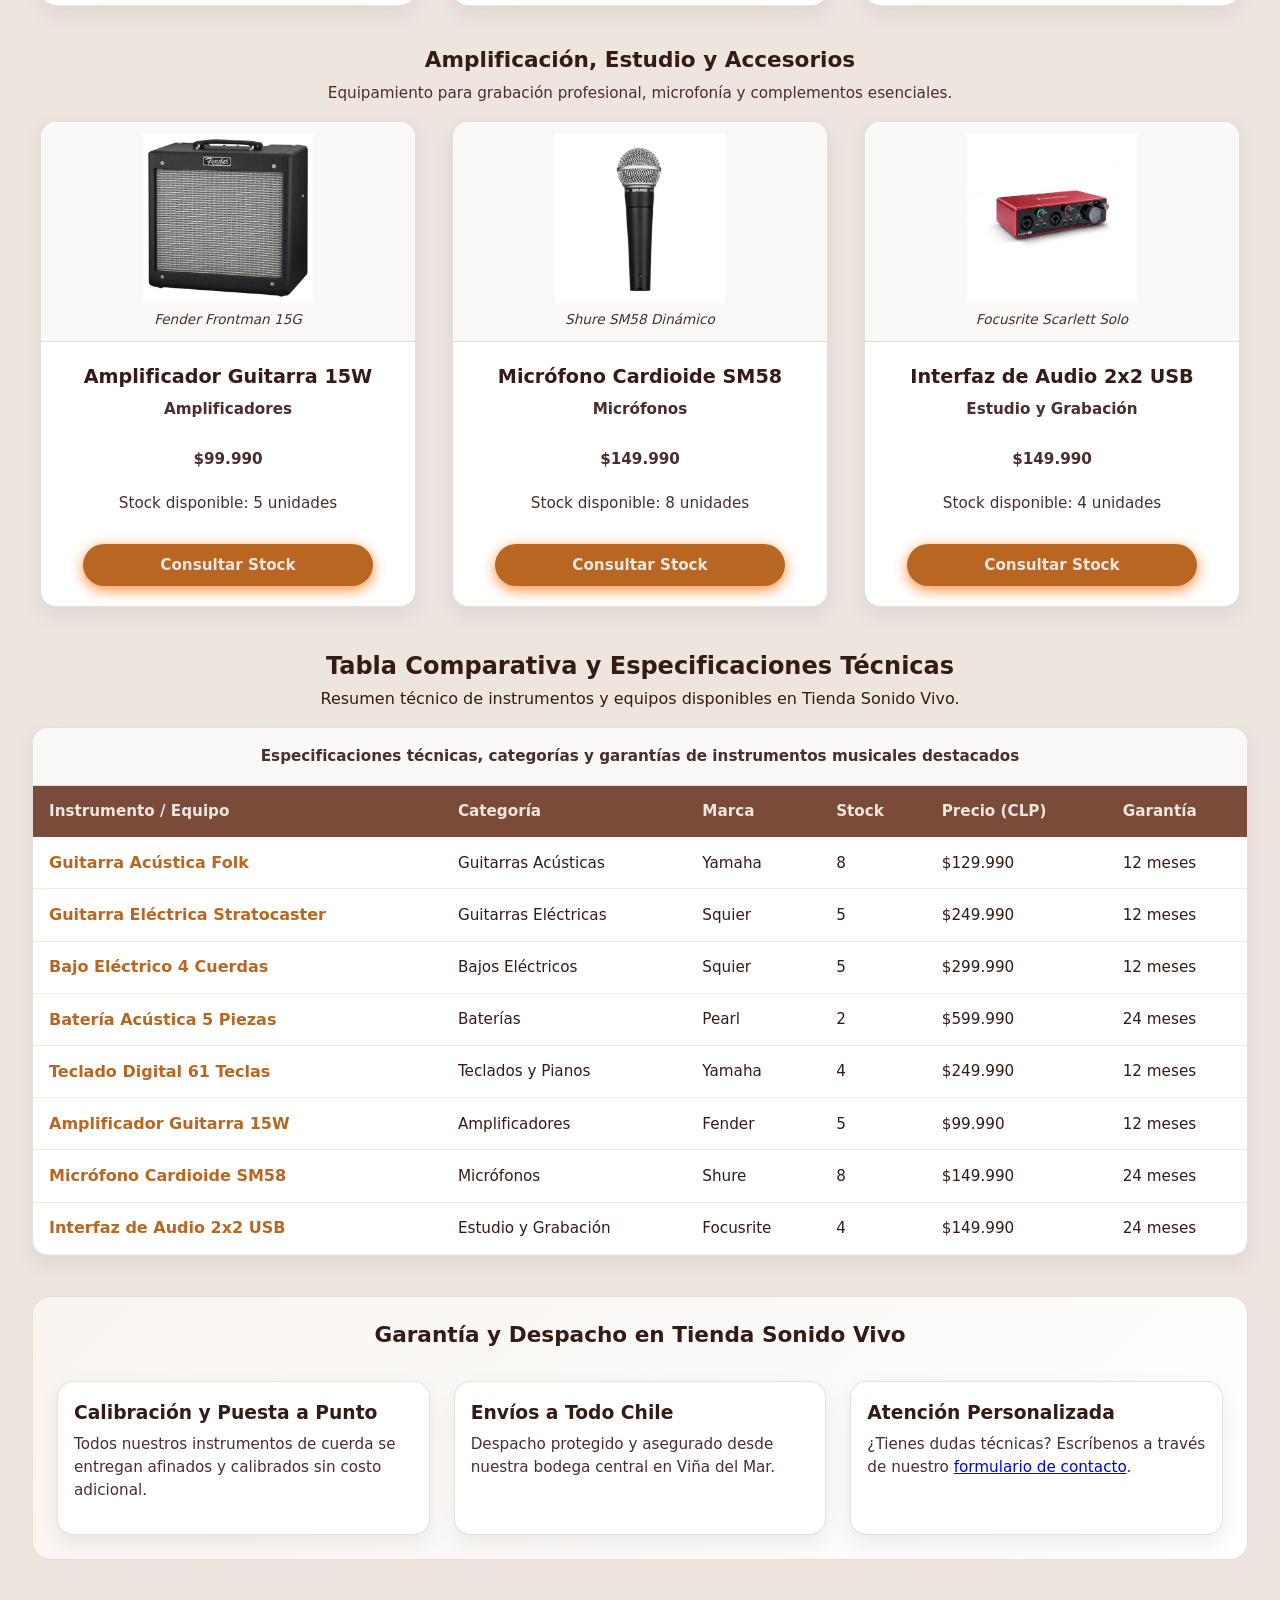
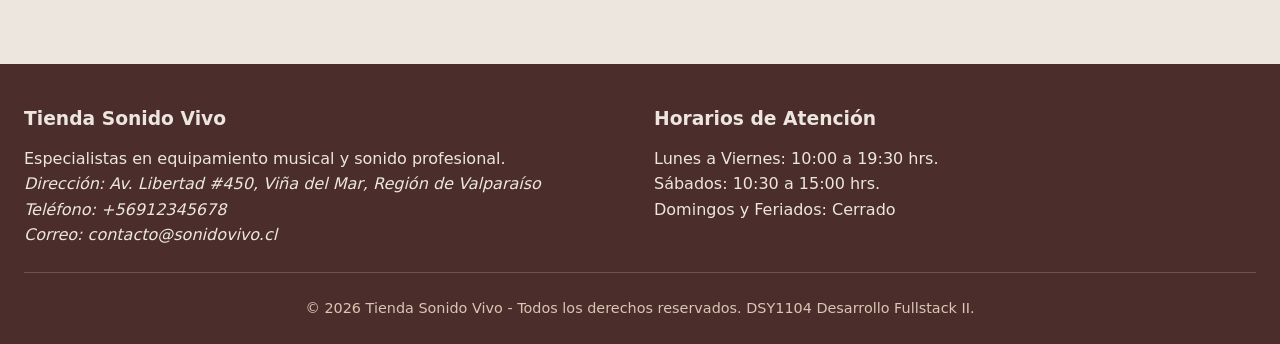
<file: productos.html>
<!DOCTYPE html>
<html lang="es">

<head>
    <meta charset="UTF-8">
    <meta name="viewport" content="width=device-width, initial-scale=1.0">
    <meta name="description"
        content="Catálogo oficial de Tienda Sonido Vivo - Guitarras, bajos, teclados, baterías, micrófonos y audio profesional en Viña del Mar.">
    <title>Catálogo de Productos | Tienda Sonido Vivo</title>
    <link rel="stylesheet" href="assets/css/globales.css">
    <link rel="stylesheet" href="assets/css/productos.css">
</head>

<body>

    <header>
        <div class="header-container">
            <a href="index.html" class="logo" aria-label="Ir a la página de inicio">
                <h2>Sonido Vivo</h2>
            </a>

            <button id="boton-menu" class="boton-menu" type="button" aria-label="Abrir o cerrar menú principal"
                aria-controls="menu-principal" aria-expanded="false">
                <span aria-hidden="true">☰</span>
            </button>

            <nav id="menu-principal" class="menu" aria-label="Navegación principal">
                <ul>
                    <li><a href="index.html">Inicio</a></li>
                    <li><a href="productos.html" aria-current="page">Catálogo</a></li>
                    <li><a href="pedidos.html">Mis Pedidos</a></li>
                    <li><a href="contacto.html">Contacto</a></li>
                    <li><a href="login.html" class="btn-login-nav">Iniciar Sesión</a></li>
                </ul>
            </nav>
        </div>
    </header>

    <main>
        <section class="hero-section" aria-labelledby="catalogo-titulo">
            <h1 id="catalogo-titulo">Catálogo de Instrumentos y Audio Profesional</h1>
            <p>Explora nuestra selección completa de equipamiento musical de primeras marcas con stock verificado en
                tiempo real.</p>
        </section>

        <section class="destacados-section" aria-labelledby="seccion-cuerdas">
            <h2 id="seccion-cuerdas">Guitarras y Bajos Eléctricos</h2>
            <p>Instrumentos de cuerda seleccionados para principiantes y músicos profesionales.</p>

            <div class="grid-productos">
                <article class="card-producto">
                    <figure>
                        <img src="assets/img/GA001.jpg" alt="Guitarra Acústica Folk Yamaha F310 color natural">
                        <figcaption>Yamaha F310 Folk</figcaption>
                    </figure>
                    <div class="producto-info">
                        <h3>Guitarra Acústica Folk</h3>
                        <p class="categoria">Guitarras Acústicas</p>
                        <p class="precio">$129.990</p>
                        <p class="stock-status">Stock disponible: 8 unidades</p>
                        <button type="button" class="btn-secondary">Consultar Stock</button>
                    </div>
                </article>

                <article class="card-producto">
                    <figure>
                        <img src="assets/img/GE001.jpg"
                            alt="Guitarra Eléctrica Squier Affinity Stratocaster color negro">
                        <figcaption>Squier Affinity Strat</figcaption>
                    </figure>
                    <div class="producto-info">
                        <h3>Guitarra Eléctrica Stratocaster</h3>
                        <p class="categoria">Guitarras Eléctricas</p>
                        <p class="precio">$249.990</p>
                        <p class="stock-status">Stock disponible: 5 unidades</p>
                        <button type="button" class="btn-secondary">Consultar Stock</button>
                    </div>
                </article>

                <article class="card-producto">
                    <figure>
                        <img src="assets/img/BA001.jpg" alt="Bajo Eléctrico Squier Affinity 4 cuerdas">
                        <figcaption>Squier Affinity PJ Bass</figcaption>
                    </figure>
                    <div class="producto-info">
                        <h3>Bajo Eléctrico 4 Cuerdas</h3>
                        <p class="categoria">Bajos Eléctricos</p>
                        <p class="precio">$299.990</p>
                        <p class="stock-status">Stock disponible: 5 unidades</p>
                        <button type="button" class="btn-secondary">Consultar Stock</button>
                    </div>
                </article>
            </div>
        </section>

        <section class="destacados-section" aria-labelledby="seccion-teclados-percursion">
            <h2 id="seccion-teclados-percursion">Teclados, Pianos y Baterías</h2>
            <p>Controladores MIDI, pianos digitales y percusión acústica y electrónica.</p>

            <div class="grid-productos">
                <article class="card-producto">
                    <figure>
                        <img src="assets/img/TC001.jpg" alt="Teclado Digital Yamaha PSR-E373 de 61 teclas">
                        <figcaption>Yamaha PSR-E373</figcaption>
                    </figure>
                    <div class="producto-info">
                        <h3>Teclado Digital 61 Teclas</h3>
                        <p class="categoria">Teclados y Pianos</p>
                        <p class="precio">$249.990</p>
                        <p class="stock-status">Stock disponible: 4 unidades</p>
                        <button type="button" class="btn-secondary">Consultar Stock</button>
                    </div>
                </article>

                <article class="card-producto">
                    <figure>
                        <img src="assets/img/TC003.jpg" alt="Sintetizador y Controlador MIDI Arturia MiniLab MKII">
                        <figcaption>Arturia MiniLab MKII</figcaption>
                    </figure>
                    <div class="producto-info">
                        <h3>Sintetizador 49 Teclas</h3>
                        <p class="categoria">Teclados y Pianos</p>
                        <p class="precio">$129.990</p>
                        <p class="stock-status">Stock disponible: 5 unidades</p>
                        <button type="button" class="btn-secondary">Consultar Stock</button>
                    </div>
                </article>

                <article class="card-producto">
                    <figure>
                        <img src="assets/img/BT01.jpg" alt="Batería Acústica Pearl Roadshow completa con platillos">
                        <figcaption>Pearl Roadshow Set</figcaption>
                    </figure>
                    <div class="producto-info">
                        <h3>Batería Acústica 5 Piezas</h3>
                        <p class="categoria">Baterías</p>
                        <p class="precio">$599.990</p>
                        <p class="stock-status">Stock disponible: 2 unidades</p>
                        <button type="button" class="btn-secondary">Consultar Stock</button>
                    </div>
                </article>
            </div>
        </section>

        <section class="destacados-section" aria-labelledby="seccion-audio-estudio">
            <h2 id="seccion-audio-estudio">Amplificación, Estudio y Accesorios</h2>
            <p>Equipamiento para grabación profesional, microfonía y complementos esenciales.</p>

            <div class="grid-productos">
                <article class="card-producto">
                    <figure>
                        <img src="assets/img/AM001.jpg" alt="Amplificador para Guitarra Fender Frontman 15G">
                        <figcaption>Fender Frontman 15G</figcaption>
                    </figure>
                    <div class="producto-info">
                        <h3>Amplificador Guitarra 15W</h3>
                        <p class="categoria">Amplificadores</p>
                        <p class="precio">$99.990</p>
                        <p class="stock-status">Stock disponible: 5 unidades</p>
                        <button type="button" class="btn-secondary">Consultar Stock</button>
                    </div>
                </article>

                <article class="card-producto">
                    <figure>
                        <img src="assets/img/MI001.jpg" alt="Micrófono Dinámico Cardioide Shure SM58 para voz">
                        <figcaption>Shure SM58 Dinámico</figcaption>
                    </figure>
                    <div class="producto-info">
                        <h3>Micrófono Cardioide SM58</h3>
                        <p class="categoria">Micrófonos</p>
                        <p class="precio">$149.990</p>
                        <p class="stock-status">Stock disponible: 8 unidades</p>
                        <button type="button" class="btn-secondary">Consultar Stock</button>
                    </div>
                </article>

                <article class="card-producto">
                    <figure>
                        <img src="assets/img/ES001.jpg" alt="Interfaz de Audio Focusrite Scarlett Solo 2x2 USB">
                        <figcaption>Focusrite Scarlett Solo</figcaption>
                    </figure>
                    <div class="producto-info">
                        <h3>Interfaz de Audio 2x2 USB</h3>
                        <p class="categoria">Estudio y Grabación</p>
                        <p class="precio">$149.990</p>
                        <p class="stock-status">Stock disponible: 4 unidades</p>
                        <button type="button" class="btn-secondary">Consultar Stock</button>
                    </div>
                </article>
            </div>
        </section>

        <section class="tabla-section" aria-labelledby="tabla-titulo">
            <h2 id="tabla-titulo">Tabla Comparativa y Especificaciones Técnicas</h2>
            <p>Resumen técnico de instrumentos y equipos disponibles en Tienda Sonido Vivo.</p>

            <div class="tabla-contenedor">
                <table>
                    <caption>Especificaciones técnicas, categorías y garantías de instrumentos musicales destacados
                    </caption>
                    <thead>
                        <tr>
                            <th scope="col">Instrumento / Equipo</th>
                            <th scope="col">Categoría</th>
                            <th scope="col">Marca</th>
                            <th scope="col">Stock</th>
                            <th scope="col">Precio (CLP)</th>
                            <th scope="col">Garantía</th>
                        </tr>
                    </thead>
                    <tbody>
                        <tr>
                            <th scope="row">Guitarra Acústica Folk</th>
                            <td>Guitarras Acústicas</td>
                            <td>Yamaha</td>
                            <td>8</td>
                            <td>$129.990</td>
                            <td>12 meses</td>
                        </tr>
                        <tr>
                            <th scope="row">Guitarra Eléctrica Stratocaster</th>
                            <td>Guitarras Eléctricas</td>
                            <td>Squier</td>
                            <td>5</td>
                            <td>$249.990</td>
                            <td>12 meses</td>
                        </tr>
                        <tr>
                            <th scope="row">Bajo Eléctrico 4 Cuerdas</th>
                            <td>Bajos Eléctricos</td>
                            <td>Squier</td>
                            <td>5</td>
                            <td>$299.990</td>
                            <td>12 meses</td>
                        </tr>
                        <tr>
                            <th scope="row">Batería Acústica 5 Piezas</th>
                            <td>Baterías</td>
                            <td>Pearl</td>
                            <td>2</td>
                            <td>$599.990</td>
                            <td>24 meses</td>
                        </tr>
                        <tr>
                            <th scope="row">Teclado Digital 61 Teclas</th>
                            <td>Teclados y Pianos</td>
                            <td>Yamaha</td>
                            <td>4</td>
                            <td>$249.990</td>
                            <td>12 meses</td>
                        </tr>
                        <tr>
                            <th scope="row">Amplificador Guitarra 15W</th>
                            <td>Amplificadores</td>
                            <td>Fender</td>
                            <td>5</td>
                            <td>$99.990</td>
                            <td>12 meses</td>
                        </tr>
                        <tr>
                            <th scope="row">Micrófono Cardioide SM58</th>
                            <td>Micrófonos</td>
                            <td>Shure</td>
                            <td>8</td>
                            <td>$149.990</td>
                            <td>24 meses</td>
                        </tr>
                        <tr>
                            <th scope="row">Interfaz de Audio 2x2 USB</th>
                            <td>Estudio y Grabación</td>
                            <td>Focusrite</td>
                            <td>4</td>
                            <td>$149.990</td>
                            <td>24 meses</td>
                        </tr>
                    </tbody>
                </table>
            </div>
        </section>
        <aside aria-labelledby="servicios-catalogo">
            <h2 id="servicios-catalogo">Garantía y Despacho en Tienda Sonido Vivo</h2>
            <section>
                <h3>Calibración y Puesta a Punto</h3>
                <p>Todos nuestros instrumentos de cuerda se entregan afinados y calibrados sin costo adicional.</p>
            </section>
            <section>
                <h3>Envíos a Todo Chile</h3>
                <p>Despacho protegido y asegurado desde nuestra bodega central en Viña del Mar.</p>
            </section>
            <section>
                <h3>Atención Personalizada</h3>
                <p>¿Tienes dudas técnicas? Escríbenos a través de nuestro <a href="contacto.html">formulario de
                        contacto</a>.</p>
            </section>
        </aside>
    </main>

    <footer>
        <div class="footer-container">
            <section class="footer-info">
                <h3>Tienda Sonido Vivo</h3>
                <p>Especialistas en equipamiento musical y sonido profesional.</p>
                <address>
                    <p>Dirección: Av. Libertad #450, Viña del Mar, Región de Valparaíso</p>
                    <p>Teléfono: <a href="tel:+56912345678">+56912345678</a></p>
                    <p>Correo: <a href="mailto:contacto@sonidovivo.cl">contacto@sonidovivo.cl</a></p>
                </address>
            </section>

            <section class="footer-horarios">
                <h3>Horarios de Atención</h3>
                <p>Lunes a Viernes: <time datetime="10:00">10:00</time> a <time datetime="19:30">19:30</time> hrs.</p>
                <p>Sábados: <time datetime="10:30">10:30</time> a <time datetime="15:00">15:00</time> hrs.</p>
                <p>Domingos y Feriados: Cerrado</p>
            </section>
        </div>

        <div class="footer-copyright">
            <p>&copy; 2026 Tienda Sonido Vivo - Todos los derechos reservados. DSY1104 Desarrollo Fullstack II.</p>
        </div>
    </footer>

    <script src="assets/js/menu.js"></script>
    <script src="assets/js/app.js"></script>
    <script src="assets/js/productos.js"></script>
</body>

</html>
</file>
<file: assets/css/globales.css>
/* Estilos globales */

/* Variables globales */
:root {
    --fuente-principal: 'Segoe UI', system-ui, -apple-system, Roboto, sans-serif;
    --color-primario: #7B4B3A;
    --color-secundario: #4B2E2B;
    --color-texto: #351b16;
    --color-acento: #b96622;
    --color-claro: #dac6b3;
    --color-fondo: #ece6df;
    --color-detalle: #864a25;
    --color-blanco: #ffffff;
    --sombra-card: 0 8px 20px rgba(53, 27, 22, 0.08);
}

/* Reset y normalizacion */
* {
    box-sizing: border-box;
    margin: 0;
    padding: 0;
}

html,
body {
    max-width: 100%;
    overflow-x: hidden;
}

body {
    font-family: var(--fuente-principal);
    background-color: var(--color-fondo);
    color: var(--color-texto);
    line-height: 1.6;
    min-height: 100vh;
    display: flex;
    flex-direction: column;
    width: 100%;
}

:focus-visible {
    outline: 2px solid var(--color-acento);
}

img {
    max-width: 100%;
    height: auto;
    display: block;
}

/* Encabezado y navegacion */
header {
    background: linear-gradient(135deg, var(--color-primario) 0%, var(--color-acento) 100%);
}

.header-container {
    display: flex;
    flex-wrap: wrap;
    justify-content: space-between;
    align-items: center;
    gap: 1rem;
    padding: 1rem;
}

.logo {
    text-decoration: none;
}

.logo h2 {
    color: var(--color-fondo);
    font-size: 1.75rem;
    letter-spacing: 0.5px;
}

/* Boton y menu hamburguesa */
.boton-menu {
    display: inline-block;
    padding: 0.5rem 0.75rem;
    font-size: 1.5rem;
    background-color: rgba(236, 230, 223, 0.2);
    color: var(--color-fondo);
    border: 0.1rem solid rgba(236, 230, 223, 0.4);
    border-radius: 0.35rem;
    cursor: pointer;
    line-height: 1;
}

.boton-menu:hover,
.boton-menu:focus-visible {
    background-color: var(--color-claro);
    color: var(--color-texto);
}

.menu {
    display: none;
    width: 100%;
    flex-direction: column;
    gap: 0.5rem;
}

.menu.menu-abierto {
    display: flex;
}

.menu ul {
    display: flex;
    flex-direction: column;
    gap: 0.5rem;
    list-style: none;
    width: 100%;
    padding: 0.5rem 0;
}

.menu a {
    display: block;
    padding: 0.5rem 0.85rem;
    border-radius: 8px;
    background-color: rgba(236, 230, 223, 0.15);
    border: 1px solid rgba(236, 230, 223, 0.25);
    color: var(--color-fondo);
    text-decoration: none;
    font-weight: 600;
    font-size: 0.95rem;
    transition: background-color 0.2s ease, color 0.2s ease;
}

.menu a:hover,
.menu a:focus-visible,
.menu a[aria-current="page"] {
    background-color: var(--color-claro);
    color: var(--color-texto);
}

/* Estructura principal y secciones */
main {
    width: 100%;
    max-width: 1200px;
    min-width: 0;
    margin: 0 auto;
    padding: 1.5rem 1rem 3rem;
    flex: 1 0 auto;
}

.hero-section,
.destacados-section,
aside {
    width: 100%;
    max-width: 100%;
    min-width: 0;
    margin-bottom: 2.5rem;
}

.hero-section,
.destacados-section {
    text-align: center;
}

.hero-section {
    background: linear-gradient(135deg, #f5efe8, #ffffff);
    border: 1px solid rgba(185, 102, 34, 0.25);
    border-radius: 18px;
    padding: 1.75rem 1rem;
    box-shadow: var(--sombra-card);
}

.hero-section h1 {
    font-size: 1.5rem;
    line-height: 1.3;
    overflow-wrap: break-word;
    word-wrap: break-word;
    color: var(--color-texto);
    margin-bottom: 0.75rem;
}

.hero-section p,
.destacados-section p,
aside p {
    color: var(--color-secundario);
    font-size: 0.95rem;
    line-height: 1.5;
    margin-bottom: 1rem;
}

.destacados-section h2,
aside h2 {
    font-size: 1.35rem;
    line-height: 1.3;
    overflow-wrap: break-word;
    color: var(--color-texto);
    margin-bottom: 0.5rem;
}

/* Botones globales */
.btn-primary,
.btn-secondary {
    display: inline-block;
    padding: 0.75rem 1.5rem;
    border-radius: 999px;
    border: none;
    background-color: var(--color-acento);
    color: var(--color-fondo);
    text-decoration: none;
    font-family: inherit;
    font-size: 0.95rem;
    font-weight: 700;
    text-align: center;
    cursor: pointer;
    box-shadow: 0 4px 14px rgba(247, 140, 53, 0.945);
    transition: background-color 0.2s ease, transform 0.2s ease;
}

.btn-primary:hover,
.btn-secondary:hover,
.btn-primary:focus-visible,
.btn-secondary:focus-visible {
    background-color: var(--color-detalle);
    transform: translateY(-2px);
}

/* Aside y servicios */
aside {
    background: linear-gradient(135deg, #f8f4f0, #ffffff);
    border: 1px solid rgba(185, 102, 34, 0.2);
    border-radius: 18px;
    padding: 1.5rem;
}

aside section {
    background: var(--color-blanco);
    border: 1px solid rgba(75, 46, 43, 0.15);
    border-radius: 16px;
    overflow: hidden;
    box-shadow: var(--sombra-card);
    padding: 1rem;
    margin-top: 1rem;
}

aside h3 {
    color: var(--color-texto);
    margin-bottom: 0.35rem;
}

/* Tablas de datos */
.tabla-section {
    width: 100%;
    max-width: 100%;
    min-width: 0;
    margin-bottom: 2.5rem;
    text-align: center;
}

.tabla-contenedor {
    width: 100%;
    max-width: 100%;
    min-width: 0;
    overflow-x: auto;
    -webkit-overflow-scrolling: touch;
    display: block;
    margin-top: 1rem;
    background: var(--color-blanco);
    border-radius: 16px;
    border: 1px solid rgba(75, 46, 43, 0.15);
    box-shadow: var(--sombra-card);
}

table {
    width: 100%;
    border-collapse: collapse;
    text-align: left;
    min-width: 480px;
}

caption {
    padding: 1rem;
    font-weight: 600;
    color: var(--color-secundario);
    background: #fbf9f7;
    border-bottom: 1px solid rgba(218, 198, 179, 0.5);
    font-size: 0.95rem;
}

thead th {
    background-color: var(--color-primario);
    color: var(--color-fondo);
    padding: 0.85rem 1rem;
    font-weight: 600;
    font-size: 0.95rem;
}

tbody tr {
    border-bottom: 1px solid rgba(218, 198, 179, 0.35);
    transition: background-color 0.15s ease;
}

tbody tr:hover {
    background-color: #fbf8f5;
}

tbody th {
    padding: 0.8rem 1rem;
    font-weight: 700;
    color: var(--color-acento);
}

tbody td {
    padding: 0.8rem 1rem;
    color: var(--color-texto);
    font-size: 0.95rem;
}

/* Utilidades */
.campo-oculto {
    display: none;
}

/* Pie de pagina footer */
footer {
    background-color: var(--color-secundario);
    color: var(--color-fondo);
    padding: 2.5rem 1.5rem 1.5rem;
}

.footer-container {
    display: grid;
    grid-template-columns: 1fr;
    gap: 1.75rem;
    max-width: 1200px;
    margin: 0 auto;
}

.footer-container h3 {
    margin-bottom: 0.75rem;
    color: var(--color-fondo);
}

.footer-container a {
    color: var(--color-fondo);
    text-decoration: none;
}

.footer-container a:hover,
.footer-container a:focus-visible {
    color: var(--color-claro);
    text-decoration: underline;
}

.footer-copyright {
    text-align: center;
    padding-top: 1.5rem;
    margin-top: 1.5rem;
    border-top: 1px solid rgba(236, 230, 223, 0.2);
    font-size: 0.9rem;
    color: var(--color-claro);
}

/* Adaptacion responsiva global */
@media (min-width: 768px) {
    .boton-menu {
        display: none;
    }

    .menu {
        display: flex;
        width: auto;
    }

    .menu ul {
        flex-direction: row;
        padding: 0;
    }

    .menu a {
        display: inline-block;
    }

    .header-container {
        flex-direction: row;
        justify-content: space-between;
        padding: 0.75rem 2rem;
    }

    .hero-section {
        padding: 3rem 2rem;
    }

    .hero-section h1 {
        font-size: 2.3rem;
    }

    .footer-container {
        grid-template-columns: repeat(2, 1fr);
    }
}

/* Adaptacion para computador de escritorio (>= 1280px) */
@media (min-width: 1280px) {
    main {
        max-width: 1280px;
        margin: 0 auto;
        padding: 2.5rem 2rem 4rem;
    }

    .header-container,
    .footer-container {
        max-width: 1280px;
        margin: 0 auto;
    }

    .hero-section {
        padding: 4rem 3rem;
    }

    .hero-section h1 {
        font-size: 2.75rem;
    }

    aside {
        display: grid;
        grid-template-columns: repeat(3, 1fr);
        gap: 1.5rem;
        text-align: left;
    }

    aside > h2 {
        grid-column: 1 / -1;
        text-align: center;
    }

    aside section {
        margin-top: 0;
    }
}
</file>
<file: assets/css/productos.css>
/* Estilos de productos */

.grid-productos {
    display: grid;
    grid-template-columns: 1fr;
    gap: 1.5rem;
    width: 100%;
    max-width: 1200px;
    margin: 0 auto;
    justify-content: center;
}

.card-producto {
    background: var(--color-blanco);
    border: 1px solid rgba(75, 46, 43, 0.15);
    border-radius: 16px;
    overflow: hidden;
    box-shadow: var(--sombra-card);
    display: flex;
    flex-direction: column;
    justify-content: space-between;
    width: 100%;
    max-width: 100%;
    min-width: 0;
    height: 100%;
    text-align: center;
    transition: transform 0.2s ease, box-shadow 0.2s ease;
}

.card-producto:hover {
    transform: translateY(-4px);
    box-shadow: 0 12px 28px rgba(53, 27, 22, 0.12);
}

.card-producto figure {
    width: 100%;
    height: 220px;
    background: #fbf9f7;
    display: flex;
    flex-direction: column;
    align-items: center;
    justify-content: center;
    padding: 1rem;
    border-bottom: 1px solid rgba(218, 198, 179, 0.6);
}

.card-producto img {
    max-height: 170px;
    max-width: 100%;
    width: auto;
    height: auto;
    object-fit: contain;
    margin: 0 auto;
}

.card-producto figcaption {
    margin-top: 0.4rem;
    font-size: 0.85rem;
    color: var(--color-secundario);
    font-style: italic;
}

.producto-info {
    padding: 1.25rem 1rem;
    display: flex;
    flex-direction: column;
    align-items: center;
    justify-content: space-between;
    flex-grow: 1;
    gap: 0.35rem;
}

.producto-info h3 {
    font-size: 1.2rem;
    font-weight: 700;
    color: var(--color-texto);
}

.categoria {
    font-size: 0.95rem;
    font-weight: 600;
    color: var(--color-detalle);
}

.stock-status {
    font-size: 0.95rem;
    color: var(--color-secundario);
}

.precio {
    font-size: 1.45rem;
    font-weight: 800;
    color: var(--color-acento);
    margin: 0.3rem 0;
}

.card-producto .btn-secondary {
    width: 85%;
    margin-top: 0.5rem;
}

/* Adaptacion responsive */
@media (min-width: 768px) {
    .grid-productos {
        grid-template-columns: repeat(3, 1fr);
        gap: 1.75rem;
    }
}

/* Adaptacion para computador de escritorio (>= 1280px) */
@media (min-width: 1280px) {
    .grid-productos {
        grid-template-columns: repeat(3, 1fr);
        max-width: 1200px;
        margin: 0 auto;
        gap: 2.25rem;
    }
}
</file>
<file: assets/css/inicio.css>
/* Estilos de inicio */

.multimedia-section {
    width: 100%;
    max-width: 100%;
    min-width: 0;
    margin-bottom: 2.5rem;
}

.media-container {
    display: grid;
    grid-template-columns: 1fr;
    gap: 1.5rem;
    width: 100%;
    max-width: 100%;
    min-width: 0;
    justify-content: center;
}

.media-card {
    background: var(--color-blanco);
    border: 1px solid rgba(75, 46, 43, 0.15);
    border-radius: 16px;
    overflow: hidden;
    box-shadow: var(--sombra-card);
    padding: 1.25rem;
}

.media-card h3 {
    margin-bottom: 0.75rem;
    color: var(--color-texto);
}

.media-card audio,
.media-card video {
    width: 100%;
    border-radius: 12px;
}

.media-card figcaption {
    margin-top: 0.5rem;
    font-size: 0.9rem;
    color: var(--color-secundario);
}

/* Adaptacion responsive */
@media (min-width: 768px) {
    .media-container {
        grid-template-columns: repeat(2, 1fr);
    }
}
</file>
<file: assets/css/confirmacion.css>
/* Estilos de confirmacion de envio */

.mensaje-confirmacion {
    display: flex;
    flex-direction: column;
    align-items: center;
    text-align: center;
    gap: 1.25rem;
    padding: 2rem 0;
}

.mensaje-confirmacion h1 {
    color: var(--color-texto);
    font-size: 1.8rem;
    margin: 0;
}

.mensaje-confirmacion p {
    color: var(--color-secundario);
    max-width: 600px;
    margin: 0;
    line-height: 1.6;
}

.mensaje-confirmacion .btn-primary {
    margin-top: 0.5rem;
}

@media (min-width: 768px) {
    .mensaje-confirmacion h1 {
        font-size: 2.3rem;
    }
}
</file>
<file: assets/css/contacto.css>
/* Estilos de contacto */

/* Seccion sucursal y ubicacion */
.sucursal-principal {
    margin-bottom: 2.5rem;
}

.sucursal-hero {
    text-align: center;
    margin-bottom: 2rem;
}

.sucursal-hero h1 {
    font-size: 1.8rem;
    color: var(--color-texto);
    margin-bottom: 0.75rem;
}

.sucursal-hero p {
    color: var(--color-secundario);
    font-size: 1rem;
    max-width: 800px;
    margin: 0 auto;
}

.sucursal-grid {
    display: flex;
    flex-direction: column;
    gap: 1.5rem;
}

.sucursal-card,
.mapa-card {
    background-color: var(--color-blanco);
    border: 1px solid rgba(75, 46, 43, 0.15);
    border-radius: 16px;
    padding: 1.5rem;
    box-shadow: var(--sombra-card);
}

.sucursal-card h2,
.mapa-card h2 {
    color: var(--color-texto);
    font-size: 1.3rem;
    font-weight: 700;
    margin-bottom: 1rem;
}

.sucursal-card address {
    font-style: normal;
    display: flex;
    flex-direction: column;
    gap: 0.75rem;
    margin-bottom: 1.5rem;
}

.sucursal-card address a {
    color: var(--color-acento);
    text-decoration: none;
    font-weight: 600;
}

.sucursal-card address a:hover,
.sucursal-card address a:focus-visible {
    color: var(--color-detalle);
    text-decoration: underline;
}

.horarios-sucursal {
    background: #fbf9f7;
    border: 1px solid rgba(218, 198, 179, 0.5);
    border-radius: 12px;
    padding: 1.25rem;
}

.horarios-sucursal h3 {
    color: var(--color-texto);
    font-size: 1.1rem;
    margin-bottom: 0.5rem;
}

.horarios-sucursal p {
    color: var(--color-secundario);
    font-size: 0.95rem;
    margin-bottom: 0.35rem;
}

.horarios-sucursal p:last-child {
    margin-bottom: 0;
}

.map-container {
    width: 100%;
    border-radius: 12px;
    overflow: hidden;
    position: relative;
    padding-top: 65%;
}

.mapa {
    position: absolute;
    top: 0;
    left: 0;
    width: 100%;
    height: 100%;
    border: 0;
}

/* Seccion y formulario de consultas */
.contacto-principal {
    margin-bottom: 2.5rem;
    text-align: center;
}

.contacto-principal h1 {
    font-size: 1.8rem;
    color: var(--color-texto);
    margin-bottom: 0.75rem;
}

.contacto-principal p {
    color: var(--color-secundario);
    font-size: 1rem;
    max-width: 800px;
    margin: 0 auto;
}

.contacto-grid {
    display: flex;
    flex-direction: column;
    gap: 1.5rem;
}

.contacto-card {
    background-color: var(--color-blanco);
    border: 1px solid rgba(75, 46, 43, 0.15);
    border-radius: 16px;
    padding: 1.5rem;
    box-shadow: var(--sombra-card);
}

.contacto-card h2 {
    color: var(--color-texto);
    font-size: 1.3rem;
    font-weight: 700;
    margin-bottom: 1rem;
    display: block;
    width: 100%;
}

.contacto-card address {
    font-style: normal;
    display: flex;
    flex-direction: column;
    gap: 0.75rem;
}

.formulario-card {
    max-width: 850px;
    margin: 2.5rem auto 3rem;
    background-color: var(--color-blanco);
    border: 1px solid rgba(75, 46, 43, 0.15);
    border-radius: 16px;
    padding: 1.5rem;
    box-shadow: var(--sombra-card);
    text-align: left;
}

.formulario-card legend {
    color: var(--color-texto);
    font-size: 1.3rem;
    font-weight: 700;
    margin-bottom: 1rem;
    display: block;
    width: 100%;
}

.formulario-card h2 {
    font-size: 1.4rem;
    color: var(--color-texto);
    margin-bottom: 1.5rem;
    text-align: left;
}

.formulario-instrucciones {
    margin-bottom: 1.25rem;
}

.formulario-instrucciones p {
    color: var(--color-secundario);
    font-size: 0.95rem;
    line-height: 1.5;
}

.formulario-consultas fieldset {
    border: none;
    padding: 0;
    margin: 0;
}

.mensaje-contacto {
    margin-bottom: 1.25rem;
    padding: 0.85rem 1rem;
    border-radius: 8px;
    font-size: 0.95rem;
    font-weight: 600;
    text-align: left;
    line-height: 1.4;
}

.mensaje-contacto.mensaje-exito {
    background-color: rgba(46, 125, 50, 0.12);
    color: #2e7d32;
    border: 1px solid rgba(46, 125, 50, 0.35);
}

.mensaje-contacto.mensaje-error {
    background-color: rgba(211, 47, 47, 0.12);
    color: #c62828;
    border: 1px solid rgba(211, 47, 47, 0.35);
}

.form-grid {
    display: grid;
    grid-template-columns: 1fr;
    gap: 1.25rem 1.5rem;
    margin-bottom: 1.25rem;
}

.campo-formulario {
    display: flex;
    flex-direction: column;
    text-align: left;
    width: 100%;
}

.campo-formulario label {
    font-weight: 600;
    color: var(--color-texto);
    margin-bottom: 0.4rem;
    font-size: 0.95rem;
    text-align: left;
}

.campo-formulario input,
.campo-formulario select {
    width: 100%;
    padding: 0.75rem 0.9rem;
    border: 1.5px solid rgba(75, 46, 43, 0.25);
    border-radius: 8px;
    font-family: inherit;
    font-size: 0.95rem;
    color: var(--color-texto);
    background-color: #fdfdfd;
    box-sizing: border-box;
    transition: border-color 0.2s ease, box-shadow 0.2s ease;
}

.campo-formulario textarea {
    width: 100%;
    min-height: 110px;
    padding: 0.75rem 1rem;
    font-family: inherit;
    font-size: 0.95rem;
    line-height: 1.5;
    color: var(--color-texto, #333);
    background-color: #f5f0f0;
    border: 1px solid #cfcdcd;
    border-radius: 8px;
    resize: vertical;
    outline: none;
    box-sizing: border-box;
    transition: border-color 0.2s ease, box-shadow 0.2s ease, background-color 0.2s ease;
}

.campo-formulario input:focus,
.campo-formulario select:focus {
    outline: none;
    border-color: var(--color-primario);
    box-shadow: 0 0 0 3px rgba(123, 75, 58, 0.15);
}

.campo-formulario textarea:focus {
    background-color: #ffffff;
    border-color: var(--color-primario, #7B4B3A);
    box-shadow: 0 0 0 3px rgba(123, 75, 58, 0.15);
}

.campo-formulario textarea::placeholder {
    color: #9ca3af;
    font-size: 0.9rem;
}

.campo-checkbox {
    display: flex;
    align-items: flex-start;
    gap: 0.6rem;
    margin-bottom: 1.25rem;
    font-size: 0.9rem;
    color: var(--color-secundario);
}

.campo-checkbox input[type="checkbox"] {
    margin-top: 0.2rem;
    accent-color: var(--color-primario);
}

.formulario-consultas .btn-primary {
    width: 100%;
}

/* Adaptacion responsiva */
@media (min-width: 600px) {
    .form-grid {
        grid-template-columns: 1fr 1fr;
    }

    .campo-ancho-completo {
        grid-column: 1 / -1;
    }
}

@media (min-width: 768px) {
    .sucursal-hero h1,
    .contacto-principal h1 {
        font-size: 2.3rem;
    }

    .sucursal-grid {
        display: grid;
        grid-template-columns: 1fr 1.4fr;
        gap: 2rem;
        align-items: start;
    }

    .mapa-card .map-container {
        padding-top: 75%;
    }

    .contacto-grid {
        display: grid;
        grid-template-columns: 1fr 1.6fr;
        gap: 2rem;
        align-items: start;
    }

    .formulario-card {
        padding: 2rem;
    }

    .formulario-consultas .btn-primary {
        width: auto;
        padding: 0.75rem 2rem;
    }
}
</file>
<file: assets/css/login.css>
/* Estilos de login */

/* Seccion y tarjeta de login */
.login-section {
    width: 100%;
    max-width: 100%;
    min-width: 0;
    margin-bottom: 2.5rem;
    display: flex;
    justify-content: center;
    align-items: center;
}

.login-card {
    width: 100%;
    max-width: 460px;
    background-color: var(--color-blanco);
    border: 1px solid rgba(75, 46, 43, 0.15);
    border-radius: 16px;
    padding: 2rem 1.5rem;
    box-shadow: var(--sombra-card);
}

.login-header {
    text-align: center;
    margin-bottom: 1.75rem;
}

.login-header h1 {
    font-size: 1.8rem;
    color: var(--color-texto);
    margin-bottom: 0.5rem;
}

.login-header p {
    color: var(--color-secundario);
    font-size: 0.95rem;
    line-height: 1.4;
}

.form-login fieldset {
    border: none;
    padding: 0;
    margin: 0;
}

/* Campos del formulario */
.form-login .campo-formulario {
    display: flex;
    flex-direction: column;
    margin-bottom: 1.25rem;
}

.form-login .campo-formulario label {
    font-weight: 600;
    color: var(--color-texto);
    margin-bottom: 0.4rem;
    font-size: 0.95rem;
}

.form-login .campo-formulario input[type="email"],
.form-login .campo-formulario input[type="password"],
.form-login .campo-formulario input[type="text"] {
    width: 100%;
    padding: 0.75rem 0.9rem;
    border: 1.5px solid rgba(75, 46, 43, 0.25);
    border-radius: 8px;
    font-family: inherit;
    font-size: 0.95rem;
    color: var(--color-texto);
    background-color: #fdfdfd;
    box-sizing: border-box;
    transition: border-color 0.2s ease, box-shadow 0.2s ease;
}

.form-login .campo-formulario input:focus {
    outline: none;
    border-color: var(--color-primario);
    box-shadow: 0 0 0 3px rgba(123, 75, 58, 0.15);
}

/* Opciones auxiliares y enlaces */
.login-opciones {
    display: flex;
    flex-wrap: wrap;
    justify-content: space-between;
    align-items: center;
    gap: 0.5rem;
    margin-bottom: 1.5rem;
    font-size: 0.9rem;
}

.login-opciones .campo-checkbox {
    display: flex;
    align-items: center;
    gap: 0.5rem;
    color: var(--color-secundario);
    cursor: pointer;
    margin: 0;
}

.login-opciones .campo-checkbox label {
    cursor: pointer;
}

.login-opciones .campo-checkbox input {
    accent-color: var(--color-primario);
    cursor: pointer;
}

.enlace-olvido {
    color: var(--color-acento);
    text-decoration: none;
    font-weight: 600;
    transition: color 0.2s ease;
}

.enlace-olvido:hover,
.enlace-olvido:focus-visible {
    color: var(--color-detalle);
    text-decoration: underline;
}

.btn-submit-login {
    width: 100%;
    cursor: pointer;
    font-size: 1rem;
    padding: 0.85rem 1.5rem;
}

/* Mensajes de respuesta */
.mensaje-login {
    display: none;
    margin-top: 1.25rem;
    padding: 0.85rem 1rem;
    border-radius: 8px;
    font-size: 0.95rem;
    font-weight: 600;
    text-align: center;
    line-height: 1.4;
}

.mensaje-login.mensaje-exito {
    display: block;
    background-color: rgba(46, 125, 50, 0.12);
    color: #2e7d32;
    border: 1px solid rgba(46, 125, 50, 0.3);
}

.mensaje-login.mensaje-error {
    display: block;
    background-color: rgba(211, 47, 47, 0.12);
    color: #c62828;
    border: 1px solid rgba(211, 47, 47, 0.3);
}

.login-footer {
    margin-top: 1.75rem;
    padding-top: 1.25rem;
    border-top: 1px solid rgba(75, 46, 43, 0.12);
    text-align: center;
    font-size: 0.9rem;
    color: var(--color-secundario);
}

.login-footer a {
    color: var(--color-acento);
    text-decoration: none;
    font-weight: 600;
}

.login-footer a:hover,
.login-footer a:focus-visible {
    color: var(--color-detalle);
    text-decoration: underline;
}

/* Adaptacion responsive */
@media (min-width: 600px) {
    .login-card {
        padding: 2.5rem 2rem;
    }

    .login-header h1 {
        font-size: 2.1rem;
    }
}
</file>
<file: assets/css/pedidos.css>
/* Estilos de pedidos */

.busqueda-section {
    width: 100%;
    max-width: 100%;
    min-width: 0;
    margin-bottom: 2.5rem;
}

.busqueda-section .formulario-card {
    background-color: var(--color-blanco);
    border: 1px solid rgba(75, 46, 43, 0.15);
    border-radius: 16px;
    padding: 1.5rem;
    box-shadow: var(--sombra-card);
}

.busqueda-section legend {
    color: var(--color-texto);
    font-size: 1.3rem;
    font-weight: 700;
    margin-bottom: 1rem;
    display: block;
    width: 100%;
}

.busqueda-section fieldset {
    border: none;
    padding: 0;
    margin: 0;
}

.busqueda-section .campo-formulario {
    display: flex;
    flex-direction: column;
    margin-bottom: 1.15rem;
}

.busqueda-section .campo-formulario label {
    font-weight: 600;
    color: var(--color-texto);
    margin-bottom: 0.4rem;
    font-size: 0.95rem;
}

.busqueda-section .campo-formulario input {
    width: 100%;
    padding: 0.75rem 0.9rem;
    border: 1.5px solid rgba(75, 46, 43, 0.25);
    border-radius: 8px;
    font-family: inherit;
    font-size: 0.95rem;
    color: var(--color-texto);
    background-color: #fdfdfd;
    box-sizing: border-box;
    transition: border-color 0.2s ease, box-shadow 0.2s ease;
}

.busqueda-section .campo-formulario input:focus {
    outline: none;
    border-color: var(--color-primario);
    box-shadow: 0 0 0 3px rgba(123, 75, 58, 0.15);
}

.botones-formulario {
    display: flex;
    flex-direction: column;
    gap: 0.75rem;
    margin-top: 0.5rem;
}

.botones-formulario .btn-primary,
.botones-formulario .btn-secondary {
    width: 100%;
}

.resultado-busqueda {
    display: none;
    margin-top: 1rem;
    padding: 0.85rem 1.15rem;
    border-radius: 8px;
    font-weight: 600;
    font-size: 0.95rem;
    line-height: 1.4;
    transition: background-color 0.2s ease, color 0.2s ease;
}

.resultado-busqueda.mensaje-exito {
    display: block;
    background-color: rgba(46, 125, 50, 0.12);
    color: #2e7d32;
    border: 1px solid rgba(46, 125, 50, 0.35);
}

.resultado-busqueda.mensaje-error {
    display: block;
    background-color: rgba(211, 47, 47, 0.12);
    color: #c62828;
    border: 1px solid rgba(211, 47, 47, 0.35);
}

/* Badges de estado pedidos */
.badge-estado {
    display: inline-block;
    padding: 0.35rem 0.85rem;
    border-radius: 20px;
    font-size: 0.85rem;
    font-weight: 700;
    letter-spacing: 0.02em;
}

.estado-preparacion {
    background-color: rgba(185, 102, 34, 0.15);
    color: var(--color-acento);
    border: 1px solid rgba(185, 102, 34, 0.35);
}

.estado-despachado {
    background-color: rgba(75, 46, 43, 0.12);
    color: var(--color-primario);
    border: 1px solid rgba(75, 46, 43, 0.28);
}

.estado-entregado {
    background-color: rgba(46, 125, 50, 0.15);
    color: #2e7d32;
    border: 1px solid rgba(46, 125, 50, 0.35);
}

/* Adaptacion responsive */
@media (min-width: 768px) {
    .botones-formulario {
        flex-direction: row;
        align-items: center;
    }

    .botones-formulario .btn-primary,
    .botones-formulario .btn-secondary {
        width: auto;
    }
}
</file>
